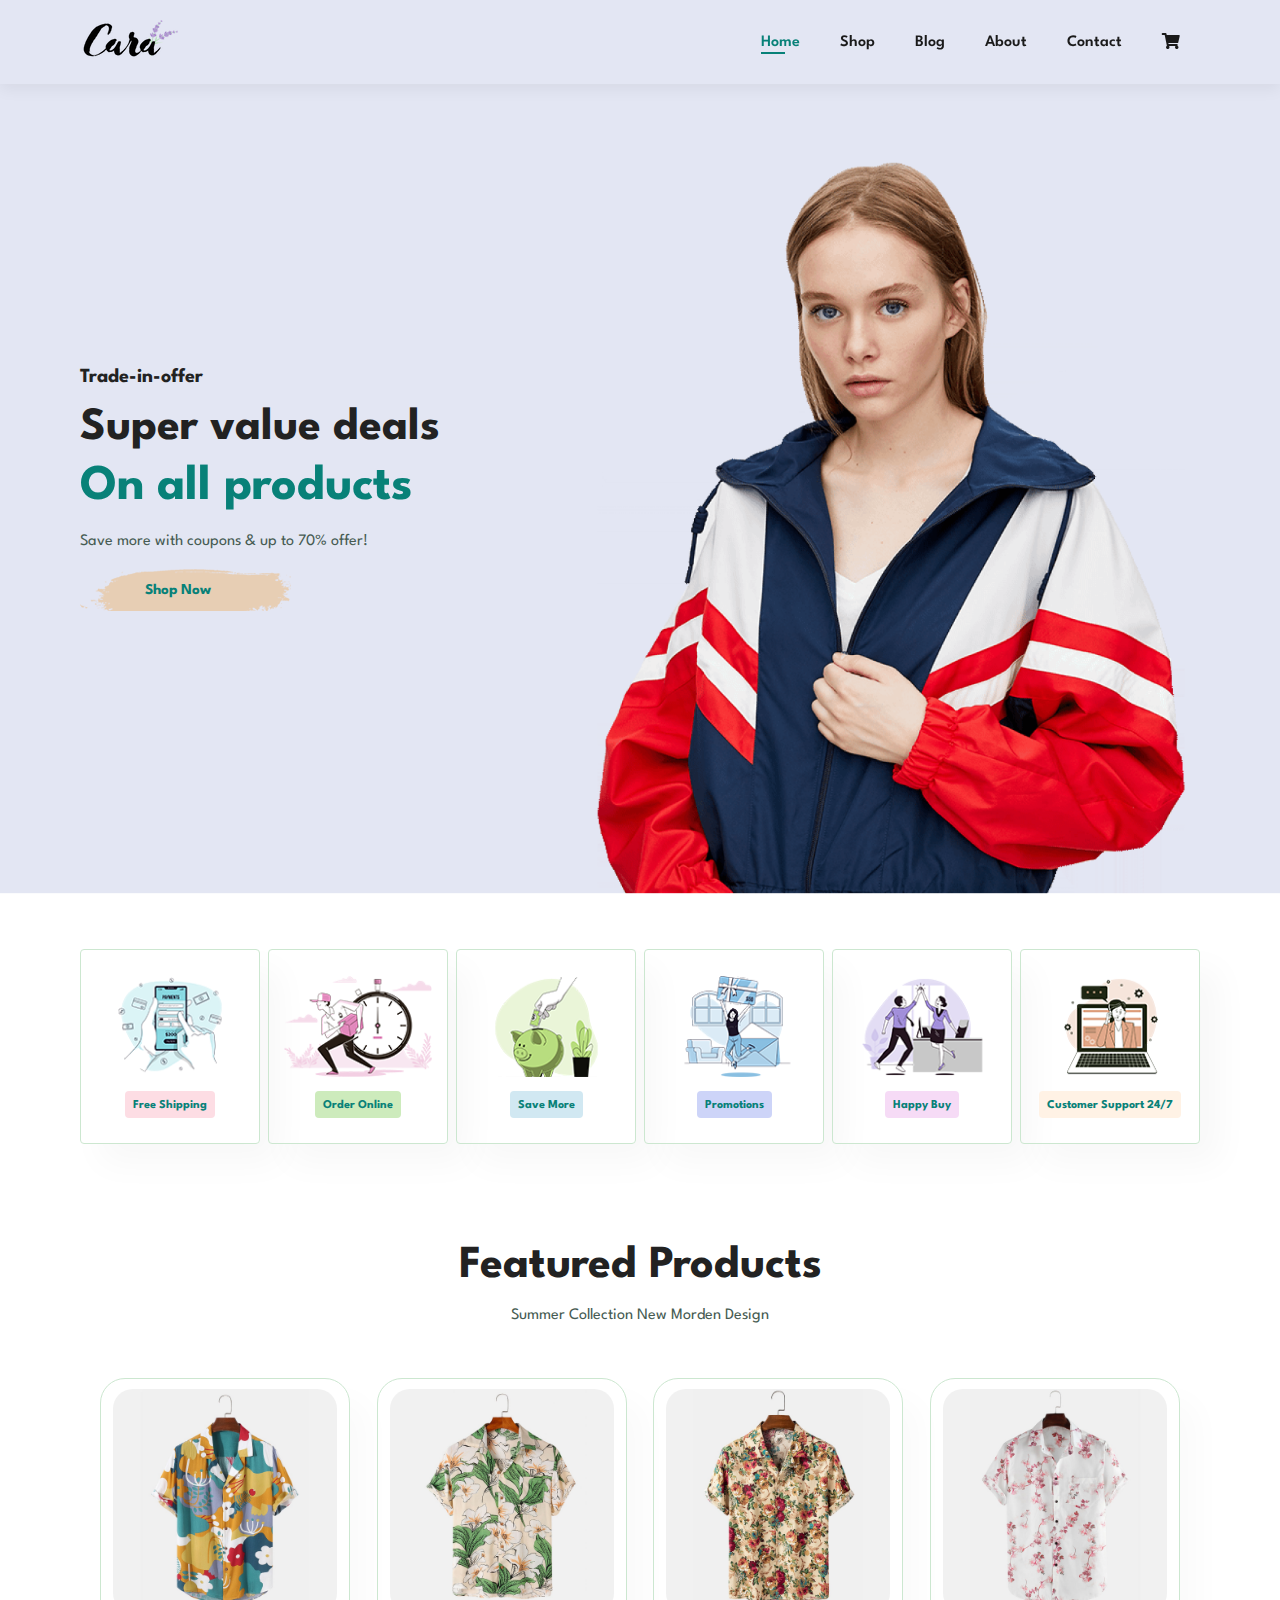
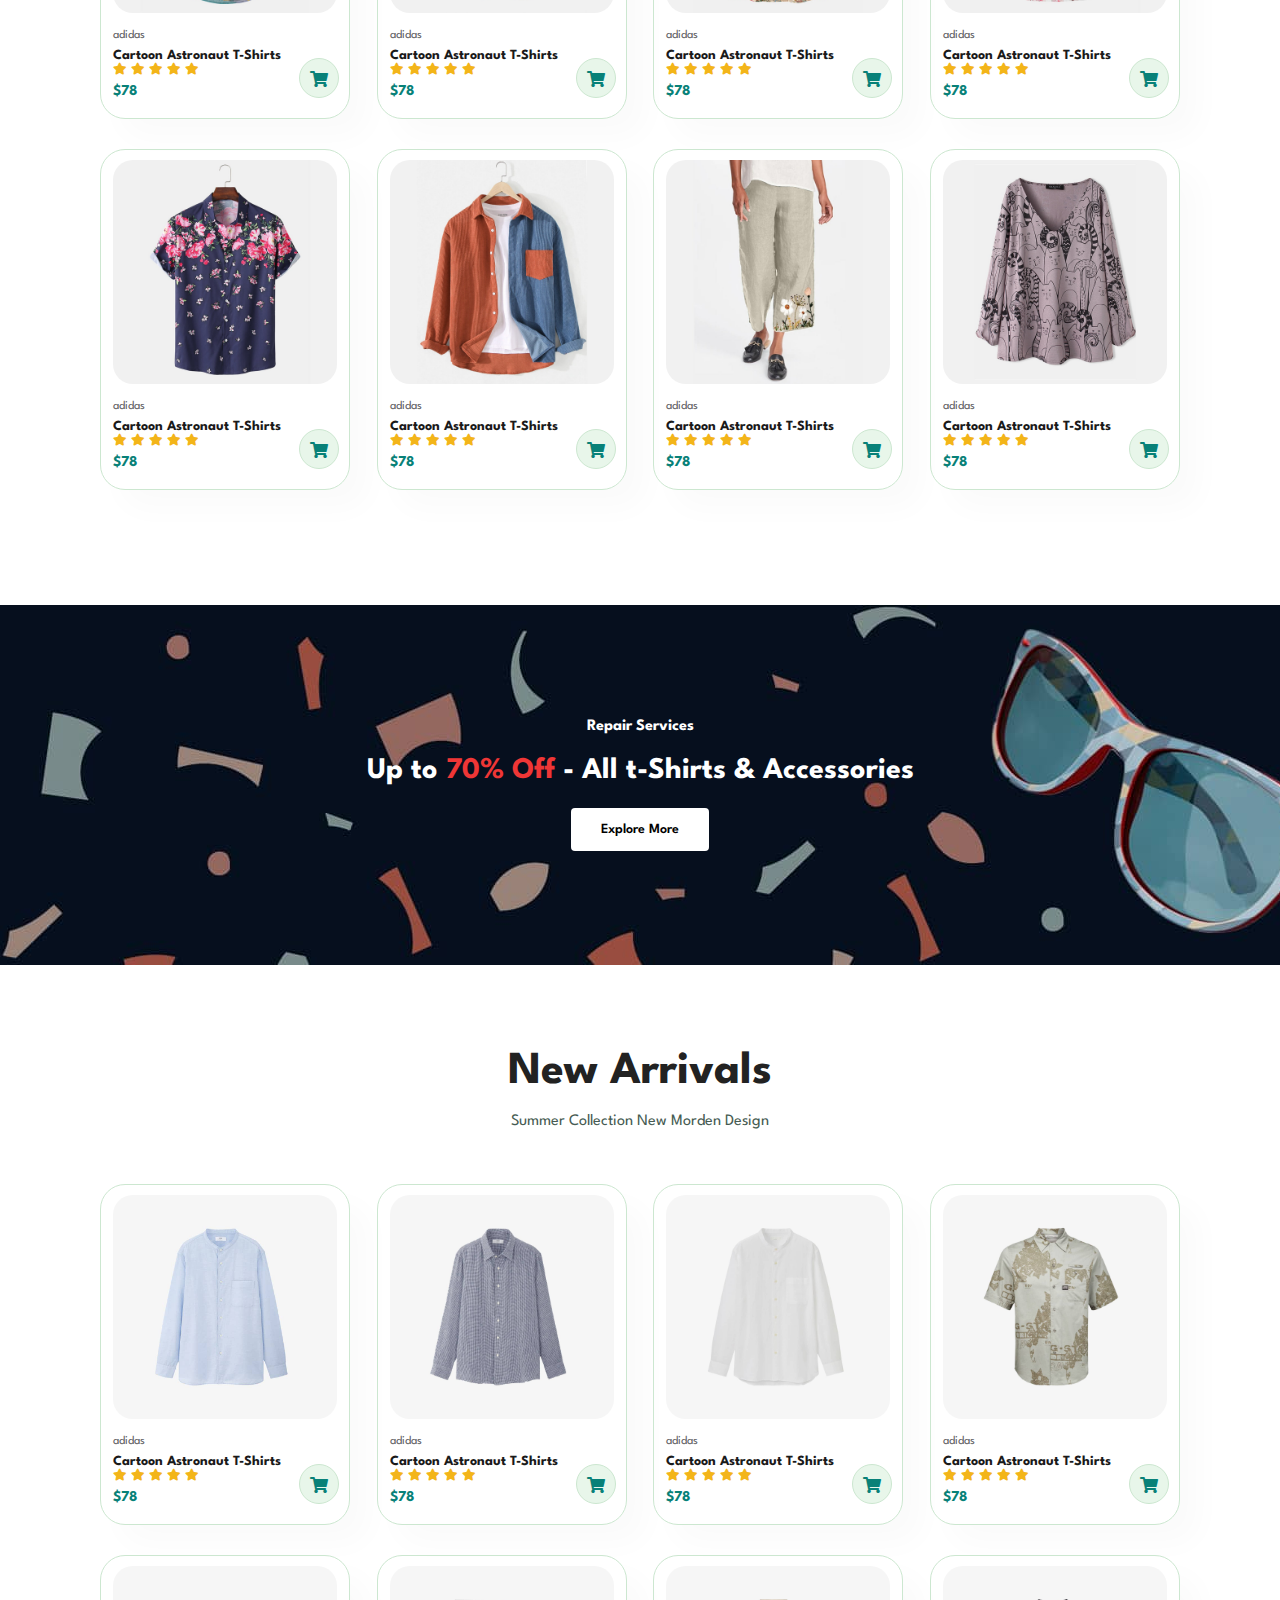
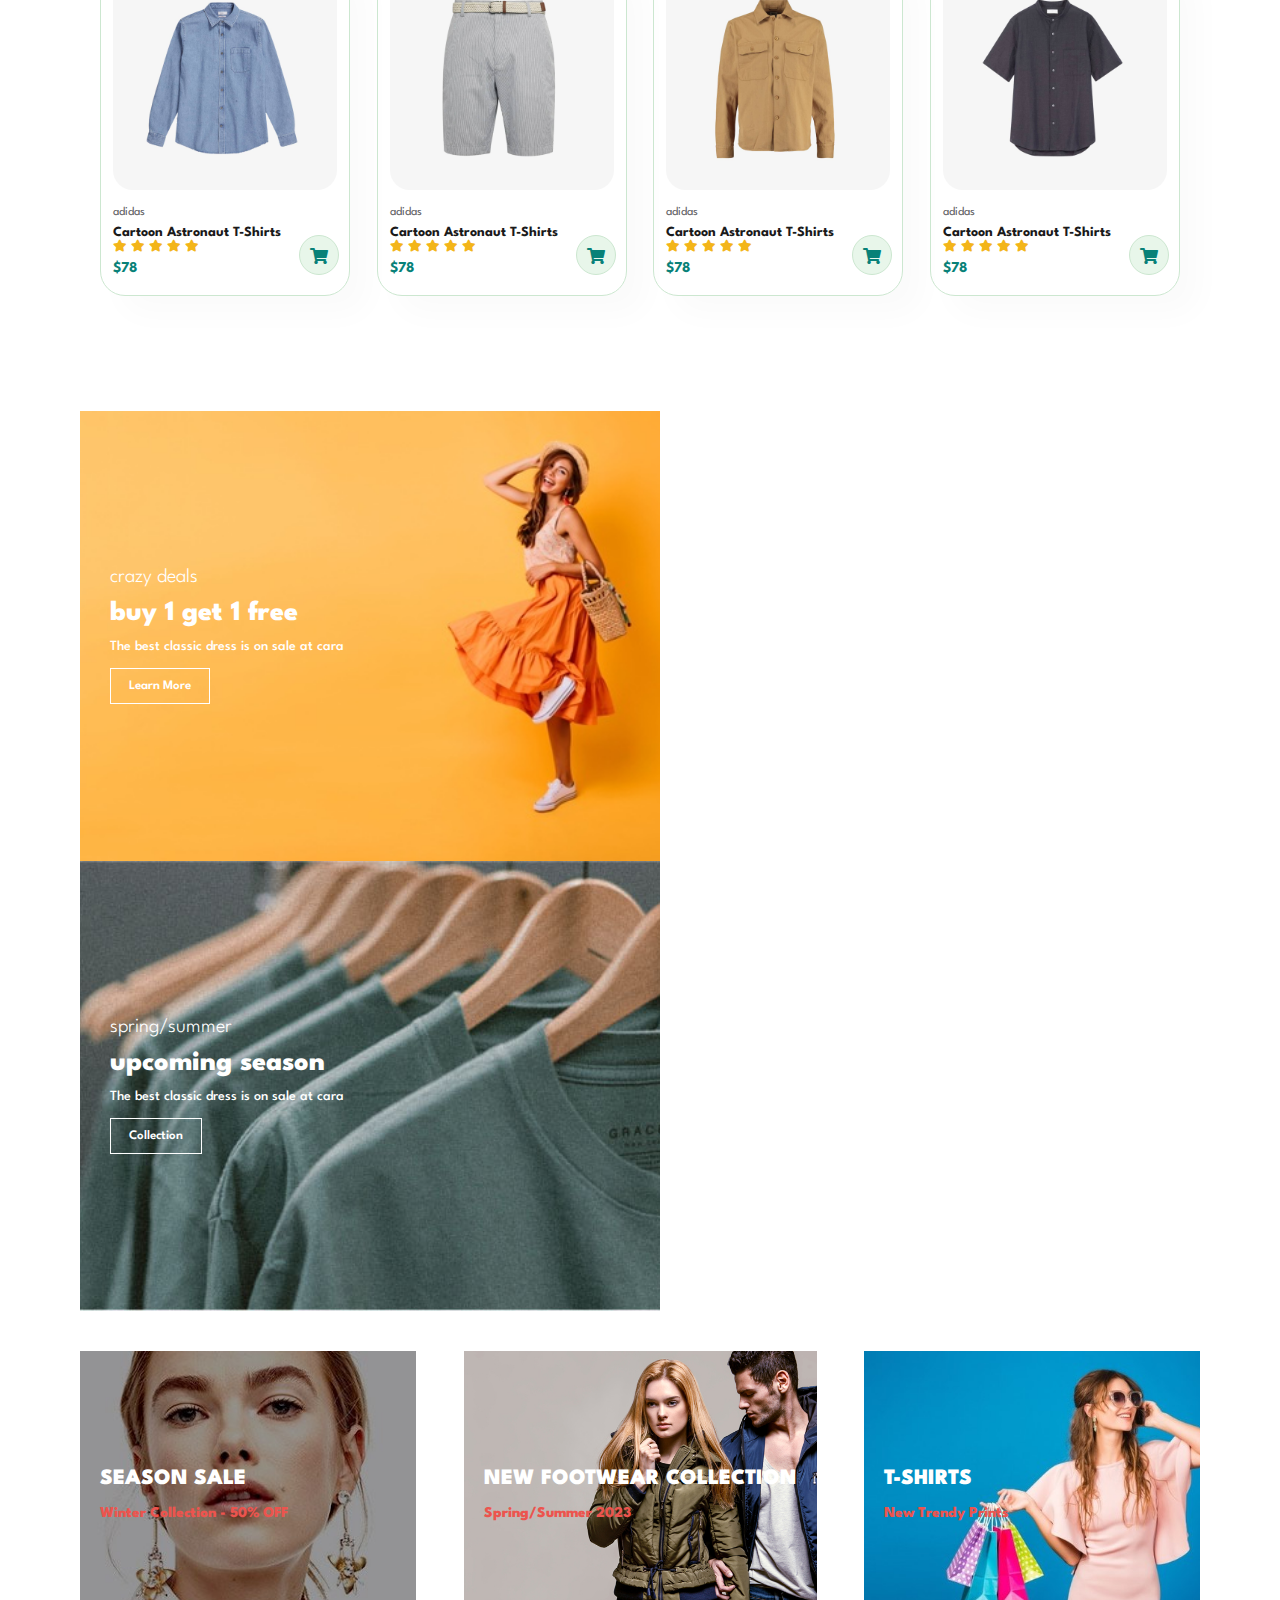
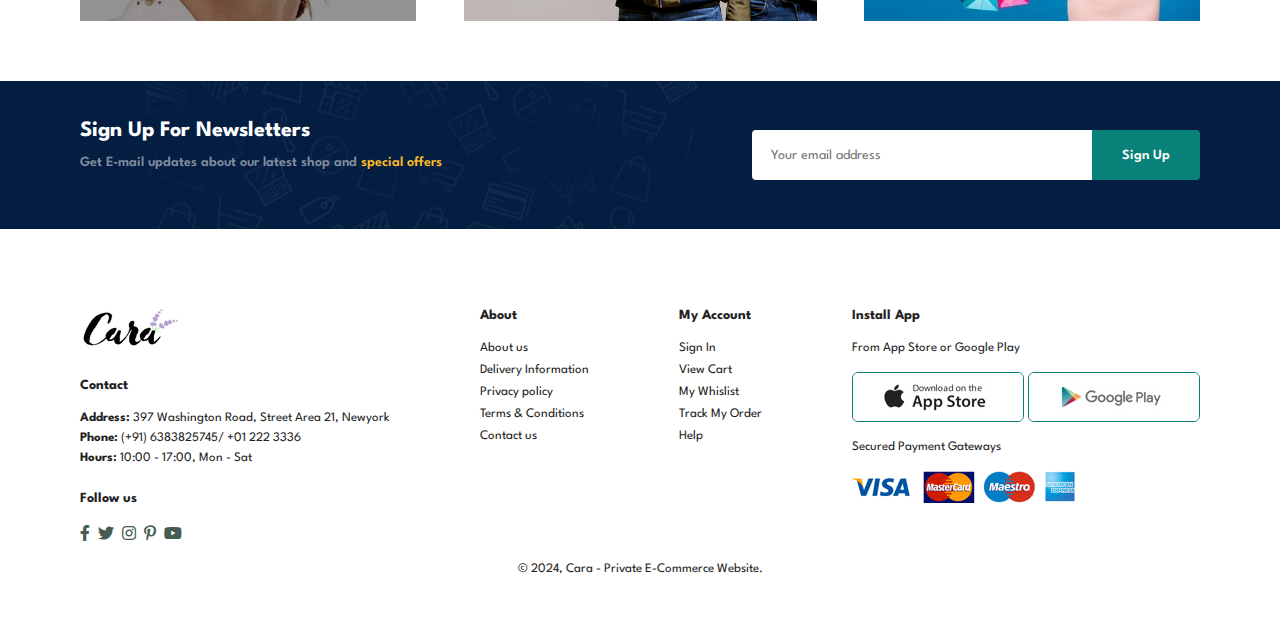
<file: index.html>
<!DOCTYPE html>
<html lang="en">
<head>
    <meta charset="UTF-8">
    <meta name="viewport" content="width=device-width, initial-scale=1.0">
    <title>E-Commerce Website</title>
    <link rel="stylesheet" href="https://use.fontawesome.com/releases/v5.15.4/css/all.css"/>
    <link rel="stylesheet" href="style.css">
</head>
<body> 

    <!-- https://youtu.be/yVjh7zDhF9s?si=NAsLp2WYtJV225g7 -->
    
    <section id="header">
        <a href=""><img src="img/logo.png" alt="logo" class="logo"></a>
        <div>
            <ul id="navbar">
                <li><a class="active" href="index.html">Home</a></li>
                <li><a href="shop.html">Shop</a></li>
                <li><a href="blog.html">Blog</a></li>
                <li><a href="about.html">About</a></li>
                <li><a href="contact.html">Contact</a></li>
                <li><a id="lg-bag" href="cart.html"><i class="fas fa-shopping-cart"></i></a></li>
                <a href="#" id="close"><i class="fas fa-times"></i></a>
            </ul>
        </div>
        <div id="mobile">
            <a href="cart.html"><i class="fas fa-shopping-cart"></i></a>
            <i id="bar" class="fas fa-outdent"></i>
        </div>
    </section>

    <section id="hero">
        <h4>Trade-in-offer</h4>
        <h2>Super value deals</h2>
        <h1>On all products</h1>
        <p>Save more with coupons & up to 70% offer!</p>
        <button>Shop Now</button>
    </section>

    <section id="features" class="section-p1">
        <div class="fe-box">
            <img src="img/features/f1.png" alt="">
            <h6>Free Shipping</h6> 
        </div>
        <div class="fe-box">
            <img src="img/features/f2.png" alt="">
            <h6>Order Online</h6> 
        </div>
        <div class="fe-box">
            <img src="img/features/f3.png" alt="">
            <h6>Save More</h6> 
        </div>
        <div class="fe-box">
            <img src="img/features/f4.png" alt="">
            <h6>Promotions</h6> 
        </div>
        <div class="fe-box">
            <img src="img/features/f5.png" alt="">
            <h6>Happy Buy</h6> 
        </div>
        <div class="fe-box">
            <img src="img/features/f6.png" alt="">
            <h6>Customer Support 24/7</h6> 
        </div>
    </section>

    <section id="product" class="section-p1">
        <h2>Featured Products</h2>
        <p>Summer Collection New Morden Design</p>
        <div class="pro-container">
            <div class="pro">
                <img src="img/products/f1.jpg" alt="">
                <div class="description">
                    <span>adidas</span>
                    <h5>Cartoon Astronaut T-Shirts</h5>
                    <div class="star">
                        <i class="fas fa-star"></i>
                        <i class="fas fa-star"></i>
                        <i class="fas fa-star"></i>
                        <i class="fas fa-star"></i>
                        <i class="fas fa-star"></i>
                    </div>
                    <h4>$78</h4>
                </div>
                <a href="#"><i class="fas fa-shopping-cart cart"></i></a>
            </div>
            <div class="pro">
                <img src="img/products/f2.jpg" alt="">
                <div class="description">
                    <span>adidas</span>
                    <h5>Cartoon Astronaut T-Shirts</h5>
                    <div class="star">
                        <i class="fas fa-star"></i>
                        <i class="fas fa-star"></i>
                        <i class="fas fa-star"></i>
                        <i class="fas fa-star"></i>
                        <i class="fas fa-star"></i>
                    </div>
                    <h4>$78</h4>
                </div>
                <a href="#"><i class="fas fa-shopping-cart cart"></i></a>
            </div>
            <div class="pro">
                <img src="img/products/f3.jpg" alt="">
                <div class="description">
                    <span>adidas</span>
                    <h5>Cartoon Astronaut T-Shirts</h5>
                    <div class="star">
                        <i class="fas fa-star"></i>
                        <i class="fas fa-star"></i>
                        <i class="fas fa-star"></i>
                        <i class="fas fa-star"></i>
                        <i class="fas fa-star"></i>
                    </div>
                    <h4>$78</h4>
                </div>
                <a href="#"><i class="fas fa-shopping-cart cart"></i></a>
            </div>
            <div class="pro">
                <img src="img/products/f4.jpg" alt="">
                <div class="description">
                    <span>adidas</span>
                    <h5>Cartoon Astronaut T-Shirts</h5>
                    <div class="star">
                        <i class="fas fa-star"></i>
                        <i class="fas fa-star"></i>
                        <i class="fas fa-star"></i>
                        <i class="fas fa-star"></i>
                        <i class="fas fa-star"></i>
                    </div>
                    <h4>$78</h4>
                </div>
                <a href="#"><i class="fas fa-shopping-cart cart"></i></a>
            </div>
            <div class="pro">
                <img src="img/products/f5.jpg" alt="">
                <div class="description">
                    <span>adidas</span>
                    <h5>Cartoon Astronaut T-Shirts</h5>
                    <div class="star">
                        <i class="fas fa-star"></i>
                        <i class="fas fa-star"></i>
                        <i class="fas fa-star"></i>
                        <i class="fas fa-star"></i>
                        <i class="fas fa-star"></i>
                    </div>
                    <h4>$78</h4>
                </div>
                <a href="#"><i class="fas fa-shopping-cart cart"></i></a>
            </div>
            <div class="pro">
                <img src="img/products/f6.jpg" alt="">
                <div class="description">
                    <span>adidas</span>
                    <h5>Cartoon Astronaut T-Shirts</h5>
                    <div class="star">
                        <i class="fas fa-star"></i>
                        <i class="fas fa-star"></i>
                        <i class="fas fa-star"></i>
                        <i class="fas fa-star"></i>
                        <i class="fas fa-star"></i>
                    </div>
                    <h4>$78</h4>
                </div>
                <a href="#"><i class="fas fa-shopping-cart cart"></i></a>
            </div>
            <div class="pro">
                <img src="img/products/f7.jpg" alt="">
                <div class="description">
                    <span>adidas</span>
                    <h5>Cartoon Astronaut T-Shirts</h5>
                    <div class="star">
                        <i class="fas fa-star"></i>
                        <i class="fas fa-star"></i>
                        <i class="fas fa-star"></i>
                        <i class="fas fa-star"></i>
                        <i class="fas fa-star"></i>
                    </div>
                    <h4>$78</h4>
                </div>
                <a href="#"><i class="fas fa-shopping-cart cart"></i></a>
            </div>
            <div class="pro">
                <img src="img/products/f8.jpg" alt="">
                <div class="description">
                    <span>adidas</span>
                    <h5>Cartoon Astronaut T-Shirts</h5>
                    <div class="star">
                        <i class="fas fa-star"></i>
                        <i class="fas fa-star"></i>
                        <i class="fas fa-star"></i>
                        <i class="fas fa-star"></i>
                        <i class="fas fa-star"></i>
                    </div>
                    <h4>$78</h4>
                </div>
                <a href="#"><i class="fas fa-shopping-cart cart"></i></a>
            </div>
        </div>
    </section>

    <section id="banner" class="section-m1">
        <h4>Repair Services</h4>
        <h2>Up to <span>70% Off</span> - All t-Shirts & Accessories</h2>
        <button class="normal">Explore More</button>
    </section>

    <section id="product" class="section-p1">
        <h2>New Arrivals</h2>
        <p>Summer Collection New Morden Design</p>
        <div class="pro-container">
            <div class="pro">
                <img src="img/products/n1.jpg" alt="">
                <div class="description">
                    <span>adidas</span>
                    <h5>Cartoon Astronaut T-Shirts</h5>
                    <div class="star">
                        <i class="fas fa-star"></i>
                        <i class="fas fa-star"></i>
                        <i class="fas fa-star"></i>
                        <i class="fas fa-star"></i>
                        <i class="fas fa-star"></i>
                    </div>
                    <h4>$78</h4>
                </div>
                <a href="#"><i class="fas fa-shopping-cart cart"></i></a>
            </div>
            <div class="pro">
                <img src="img/products/n2.jpg" alt="">
                <div class="description">
                    <span>adidas</span>
                    <h5>Cartoon Astronaut T-Shirts</h5>
                    <div class="star">
                        <i class="fas fa-star"></i>
                        <i class="fas fa-star"></i>
                        <i class="fas fa-star"></i>
                        <i class="fas fa-star"></i>
                        <i class="fas fa-star"></i>
                    </div>
                    <h4>$78</h4>
                </div>
                <a href="#"><i class="fas fa-shopping-cart cart"></i></a>
            </div>
            <div class="pro">
                <img src="img/products/n3.jpg" alt="">
                <div class="description">
                    <span>adidas</span>
                    <h5>Cartoon Astronaut T-Shirts</h5>
                    <div class="star">
                        <i class="fas fa-star"></i>
                        <i class="fas fa-star"></i>
                        <i class="fas fa-star"></i>
                        <i class="fas fa-star"></i>
                        <i class="fas fa-star"></i>
                    </div>
                    <h4>$78</h4>
                </div>
                <a href="#"><i class="fas fa-shopping-cart cart"></i></a>
            </div>
            <div class="pro">
                <img src="img/products/n4.jpg" alt="">
                <div class="description">
                    <span>adidas</span>
                    <h5>Cartoon Astronaut T-Shirts</h5>
                    <div class="star">
                        <i class="fas fa-star"></i>
                        <i class="fas fa-star"></i>
                        <i class="fas fa-star"></i>
                        <i class="fas fa-star"></i>
                        <i class="fas fa-star"></i>
                    </div>
                    <h4>$78</h4>
                </div>
                <a href="#"><i class="fas fa-shopping-cart cart"></i></a>
            </div>
            <div class="pro">
                <img src="img/products/n5.jpg" alt="">
                <div class="description">
                    <span>adidas</span>
                    <h5>Cartoon Astronaut T-Shirts</h5>
                    <div class="star">
                        <i class="fas fa-star"></i>
                        <i class="fas fa-star"></i>
                        <i class="fas fa-star"></i>
                        <i class="fas fa-star"></i>
                        <i class="fas fa-star"></i>
                    </div>
                    <h4>$78</h4>
                </div>
                <a href="#"><i class="fas fa-shopping-cart cart"></i></a>
            </div>
            <div class="pro">
                <img src="img/products/n6.jpg" alt="">
                <div class="description">
                    <span>adidas</span>
                    <h5>Cartoon Astronaut T-Shirts</h5>
                    <div class="star">
                        <i class="fas fa-star"></i>
                        <i class="fas fa-star"></i>
                        <i class="fas fa-star"></i>
                        <i class="fas fa-star"></i>
                        <i class="fas fa-star"></i>
                    </div>
                    <h4>$78</h4>
                </div>
                <a href="#"><i class="fas fa-shopping-cart cart"></i></a>
            </div>
            <div class="pro">
                <img src="img/products/n7.jpg" alt="">
                <div class="description">
                    <span>adidas</span>
                    <h5>Cartoon Astronaut T-Shirts</h5>
                    <div class="star">
                        <i class="fas fa-star"></i>
                        <i class="fas fa-star"></i>
                        <i class="fas fa-star"></i>
                        <i class="fas fa-star"></i>
                        <i class="fas fa-star"></i>
                    </div>
                    <h4>$78</h4>
                </div>
                <a href="#"><i class="fas fa-shopping-cart cart"></i></a>
            </div>
            <div class="pro">
                <img src="img/products/n8.jpg" alt="">
                <div class="description">
                    <span>adidas</span>
                    <h5>Cartoon Astronaut T-Shirts</h5>
                    <div class="star">
                        <i class="fas fa-star"></i>
                        <i class="fas fa-star"></i>
                        <i class="fas fa-star"></i>
                        <i class="fas fa-star"></i>
                        <i class="fas fa-star"></i>
                    </div>
                    <h4>$78</h4>
                </div>
                <a href="#"><i class="fas fa-shopping-cart cart"></i></a>
            </div>
        </div>
    </section>

    <section id="sm-banner" class="section-p1">
        <div class="banner-box">
            <h4>crazy deals</h4>
            <h2>buy 1 get 1 free</h2>
            <span>The best classic dress is on sale at cara</span>
            <button class="white">Learn More</button>
        </div>
        <div class="banner-box banner-box2">
            <h4>spring/summer</h4>
            <h2>upcoming season</h2>
            <span>The best classic dress is on sale at cara</span>
            <button class="white">Collection</button>
        </div>
    </section>

    <section id="banner3">
        <div class="banner-box">
            <h2>SEASON SALE</h2>
            <h3>Winter Collection - 50% OFF</h3>
        </div>
        <div class="banner-box banner-box2a">
            <h2>NEW FOOTWEAR COLLECTION</h2>
            <h3>Spring/Summer 2023</h3>
        </div>
        <div class="banner-box banner-box3a">
            <h2>T-SHIRTS</h2>
            <h3>New Trendy Prints</h3>
        </div>
    </section>

    <section id="newsletter" class="section-p1 section-m1">
        <div class="newstext">
            <h4>Sign Up For Newsletters</h4>
            <p>Get E-mail updates about our latest shop and <span>special offers</span></p>
        </div>
        <div class="form">
            <input type="text" placeholder="Your email address">
            <button class="normal">Sign Up</button>
        </div>
    </section>

    <footer class="section-p1">
        <div class="col">
            <img class="logo" src="img/logo.png" alt="">
            <h4>Contact</h4>
            <p><strong>Address: </strong> 397 Washington Road, Street Area 21, Newyork</p>
            <p><strong>Phone: </strong> (+91) 6383825745/ +01 222 3336</p>
            <p><strong>Hours: </strong> 10:00 - 17:00, Mon - Sat</p>
            <div class="follow">
                <h4>Follow us</h4>
                <div class="icon">
                    <i class="fab fa-facebook-f"></i>
                    <i class="fab fa-twitter"></i>
                    <i class="fab fa-instagram"></i>
                    <i class="fab fa-pinterest-p"></i>
                    <i class="fab fa-youtube"></i>
                </div>
            </div>
        </div>
        <div class="col">
            <h4>About</h4>
            <a href="#">About us</a>
            <a href="#">Delivery Information</a>
            <a href="#">Privacy policy</a>
            <a href="#">Terms & Conditions</a>
            <a href="#">Contact us</a>
        </div>
        <div class="col">
            <h4>My Account</h4>
            <a href="#">Sign In</a>
            <a href="#">View Cart</a>
            <a href="#">My Whislist</a>
            <a href="#">Track My Order</a>
            <a href="#">Help</a>
        </div>
        <div class="col install">
            <h4>Install App</h4>
            <p>From App Store or Google Play</p>
            <div class="row">
                <img src="img/pay/app.jpg" alt="">
                <img src="img/pay/play.jpg" alt="">
            </div>
            <p>Secured Payment Gateways</p>
            <img src="img/pay/pay.png" alt="">
        </div>

        <div class="copyright">
            <p>&copy; 2024, Cara - Private E-Commerce Website.</p>
        </div>
    </footer>


    <script src="script.js"></script>
</body>
</html>
</file>
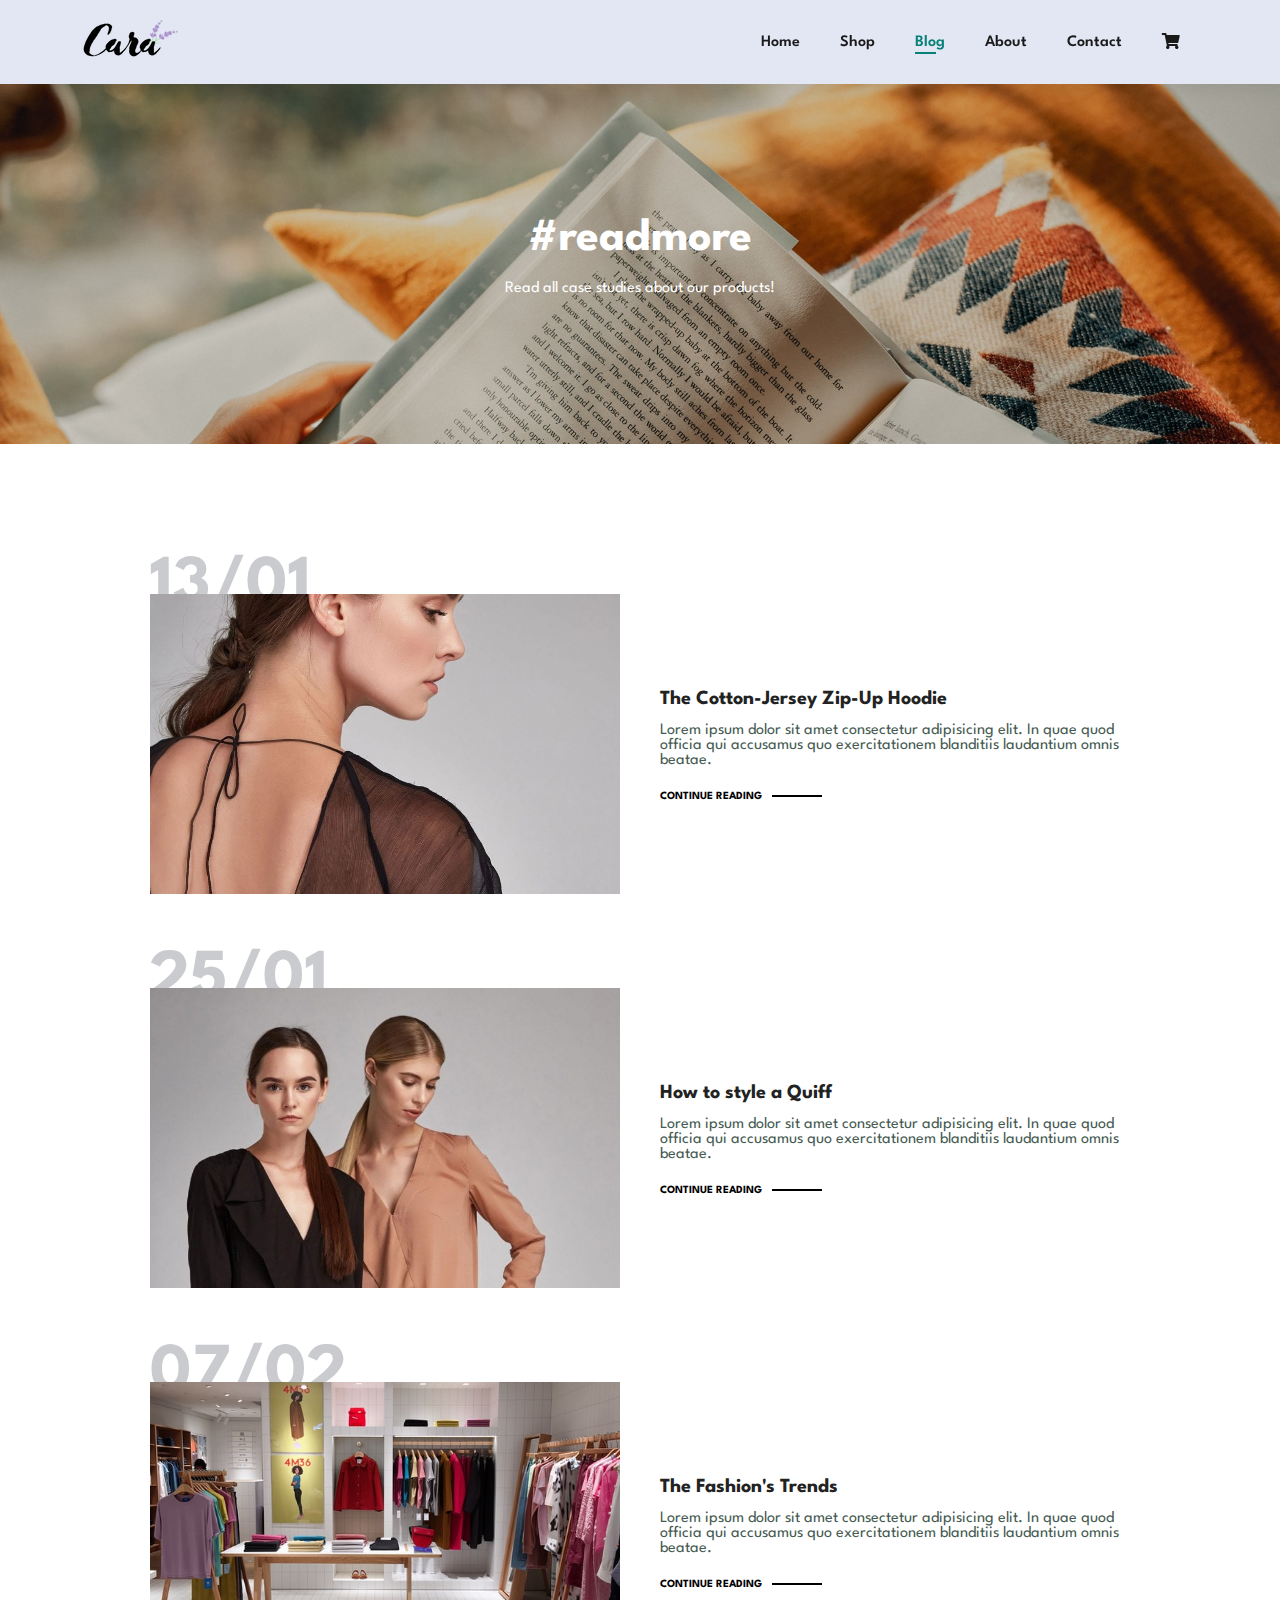
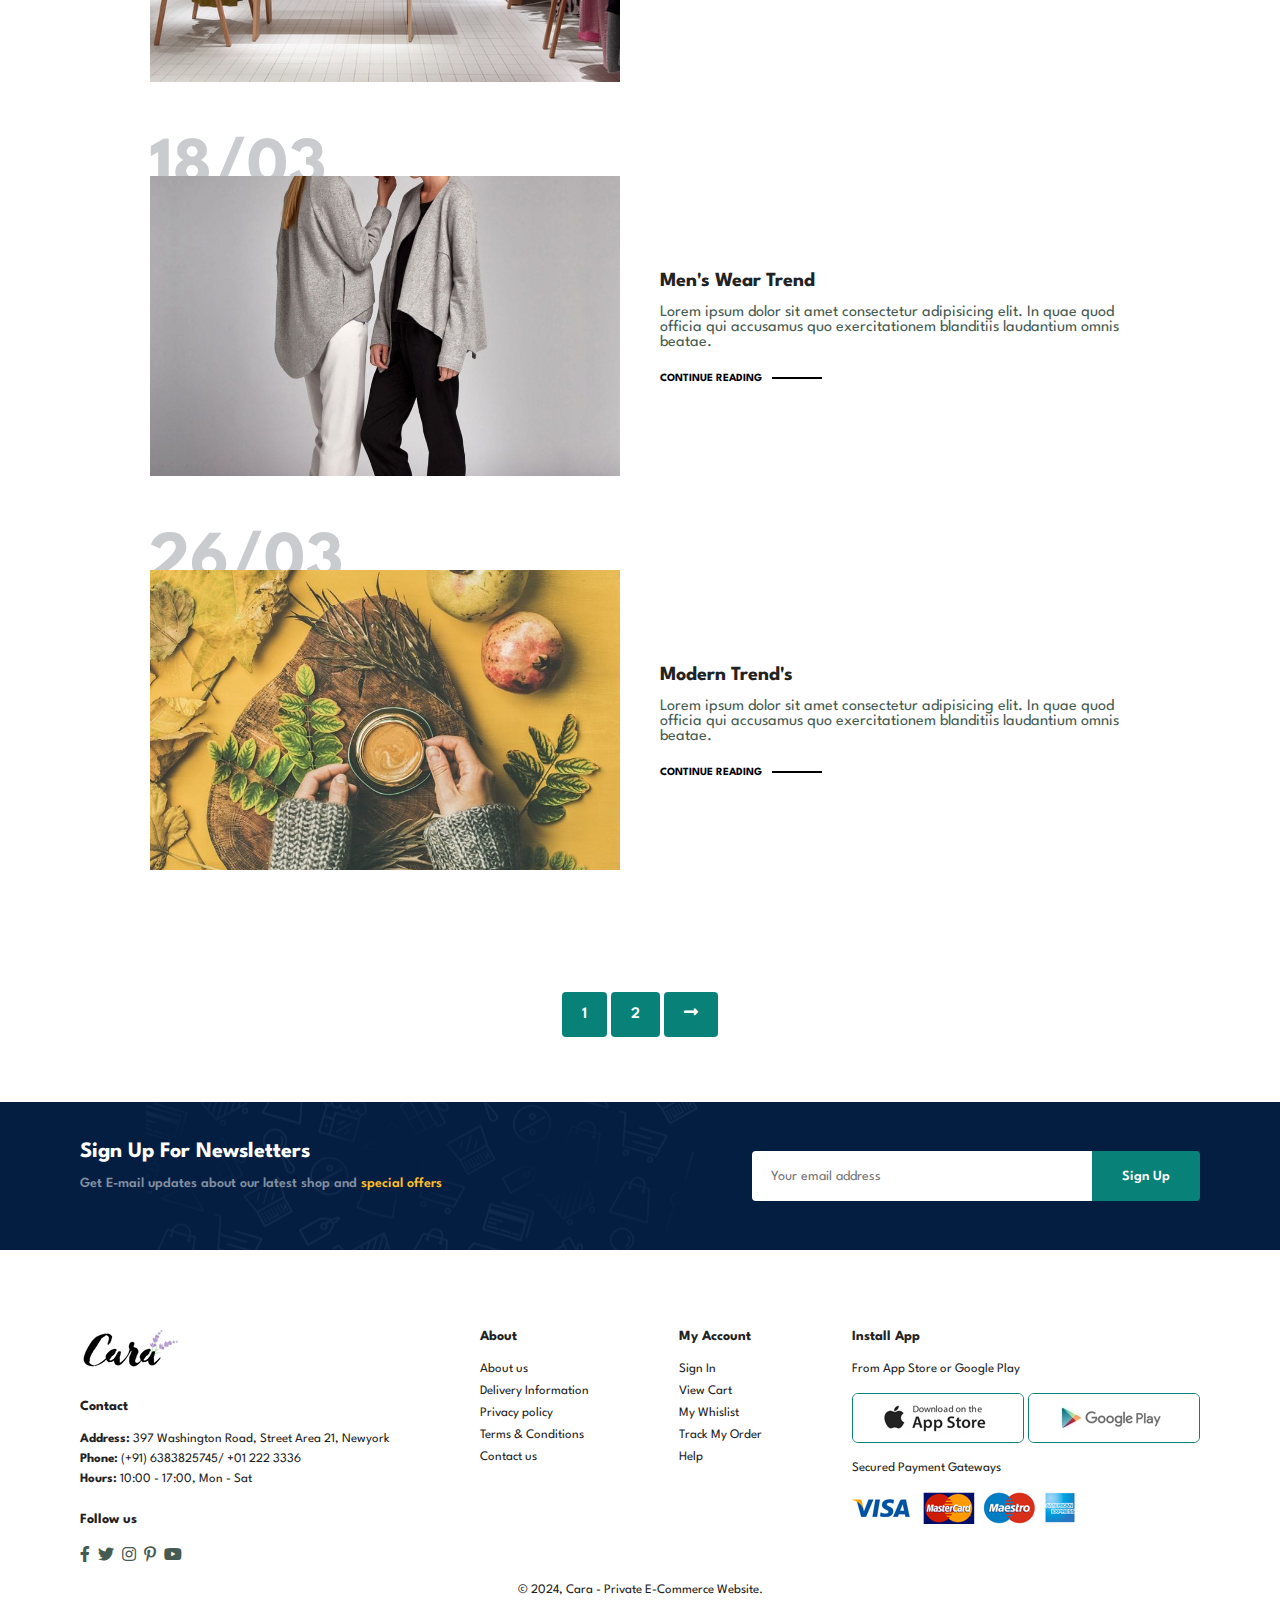
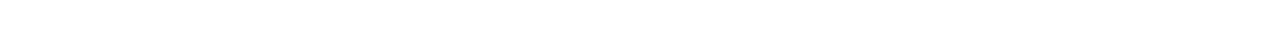
<file: blog.html>
<!DOCTYPE html>
<html lang="en">
<head>
    <meta charset="UTF-8">
    <meta name="viewport" content="width=device-width, initial-scale=1.0">
    <title>E-Commerce Website</title>
    <link rel="stylesheet" href="https://use.fontawesome.com/releases/v5.15.4/css/all.css"/>
    <link rel="stylesheet" href="style.css">
</head>
<body>
    
    <section id="header">
        <a href=""><img src="img/logo.png" alt="logo" class="logo"></a>
        <div>
            <ul id="navbar">
                <li><a href="index.html">Home</a></li>
                <li><a href="shop.html">Shop</a></li>
                <li><a class="active" href="blog.html">Blog</a></li>
                <li><a href="about.html">About</a></li>
                <li><a href="contact.html">Contact</a></li>
                <li><a id="lg-bag" href="cart.html"><i class="fas fa-shopping-cart"></i></a></li>
                <a href="#" id="close"><i class="fas fa-times"></i></a>
            </ul>
        </div>
        <div id="mobile">
            <a href="cart.html"><i class="fas fa-shopping-cart"></i></a>
            <i id="bar" class="fas fa-outdent"></i>
        </div>
    </section>

    <section id="page-header" class="blog-header">
        <h2>#readmore</h2>
        <p>Read all case studies about our products! </p>
    </section>

    <section id="blog">
        <div class="blog-box">
            <div class="blog-img">
                <img src="img/blog/b1.jpg" alt="">
            </div>
            <div class="blog-details">
                <h4>The Cotton-Jersey Zip-Up Hoodie</h4>
                <p>Lorem ipsum dolor sit amet consectetur adipisicing elit. In quae quod officia qui accusamus quo exercitationem blanditiis laudantium omnis beatae.</p>
                <a href="#">CONTINUE READING</a>
            </div>
            <h1>13/01</h1>
        </div>
        <div class="blog-box">
            <div class="blog-img">
                <img src="img/blog/b2.jpg" alt="">
            </div>
            <div class="blog-details">
                <h4>How to style a Quiff</h4>
                <p>Lorem ipsum dolor sit amet consectetur adipisicing elit. In quae quod officia qui accusamus quo exercitationem blanditiis laudantium omnis beatae.</p>
                <a href="#">CONTINUE READING</a>
            </div>
            <h1>25/01</h1>
        </div>
        <div class="blog-box">
            <div class="blog-img">
                <img src="img/blog/b3.jpg" alt="">
            </div>
            <div class="blog-details">
                <h4>The Fashion's Trends</h4>
                <p>Lorem ipsum dolor sit amet consectetur adipisicing elit. In quae quod officia qui accusamus quo exercitationem blanditiis laudantium omnis beatae.</p>
                <a href="#">CONTINUE READING</a>
            </div>
            <h1>07/02</h1>
        </div>
        <div class="blog-box">
            <div class="blog-img">
                <img src="img/blog/b4.jpg" alt="">
            </div>
            <div class="blog-details">
                <h4>Men's Wear Trend</h4>
                <p>Lorem ipsum dolor sit amet consectetur adipisicing elit. In quae quod officia qui accusamus quo exercitationem blanditiis laudantium omnis beatae.</p>
                <a href="#">CONTINUE READING</a>
            </div>
            <h1>18/03</h1>
        </div>
        <div class="blog-box">
            <div class="blog-img">
                <img src="img/blog/b6.jpg" alt="">
            </div>
            <div class="blog-details">
                <h4>Modern Trend's</h4>
                <p>Lorem ipsum dolor sit amet consectetur adipisicing elit. In quae quod officia qui accusamus quo exercitationem blanditiis laudantium omnis beatae.</p>
                <a href="#">CONTINUE READING</a>
            </div>
            <h1>26/03</h1>
        </div>
    </section>

    <section id="page" class="section-p1">
        <a href="#">1</a>
        <a href="#">2</a>
        <a href="#"><i class="fas fa-long-arrow-alt-right"></i></a>
    </section>

    <section id="newsletter" class="section-p1 section-m1">
        <div class="newstext">
            <h4>Sign Up For Newsletters</h4>
            <p>Get E-mail updates about our latest shop and <span>special offers</span></p>
        </div>
        <div class="form">
            <input type="text" placeholder="Your email address">
            <button class="normal">Sign Up</button>
        </div>
    </section>

    <footer class="section-p1">
        <div class="col">
            <img class="logo" src="img/logo.png" alt="">
            <h4>Contact</h4>
            <p><strong>Address: </strong> 397 Washington Road, Street Area 21, Newyork</p>
            <p><strong>Phone: </strong> (+91) 6383825745/ +01 222 3336</p>
            <p><strong>Hours: </strong> 10:00 - 17:00, Mon - Sat</p>
            <div class="follow">
                <h4>Follow us</h4>
                <div class="icon">
                    <i class="fab fa-facebook-f"></i>
                    <i class="fab fa-twitter"></i>
                    <i class="fab fa-instagram"></i>
                    <i class="fab fa-pinterest-p"></i>
                    <i class="fab fa-youtube"></i>
                </div>
            </div>
        </div>
        <div class="col">
            <h4>About</h4>
            <a href="#">About us</a>
            <a href="#">Delivery Information</a>
            <a href="#">Privacy policy</a>
            <a href="#">Terms & Conditions</a>
            <a href="#">Contact us</a>
        </div>
        <div class="col">
            <h4>My Account</h4>
            <a href="#">Sign In</a>
            <a href="#">View Cart</a>
            <a href="#">My Whislist</a>
            <a href="#">Track My Order</a>
            <a href="#">Help</a>
        </div>
        <div class="col install">
            <h4>Install App</h4>
            <p>From App Store or Google Play</p>
            <div class="row">
                <img src="img/pay/app.jpg" alt="">
                <img src="img/pay/play.jpg" alt="">
            </div>
            <p>Secured Payment Gateways</p>
            <img src="img/pay/pay.png" alt="">
        </div>

        <div class="copyright">
            <p>&copy; 2024, Cara - Private E-Commerce Website.</p>
        </div>
    </footer>


    <script src="script.js"></script>
</body>
</html>
</file>
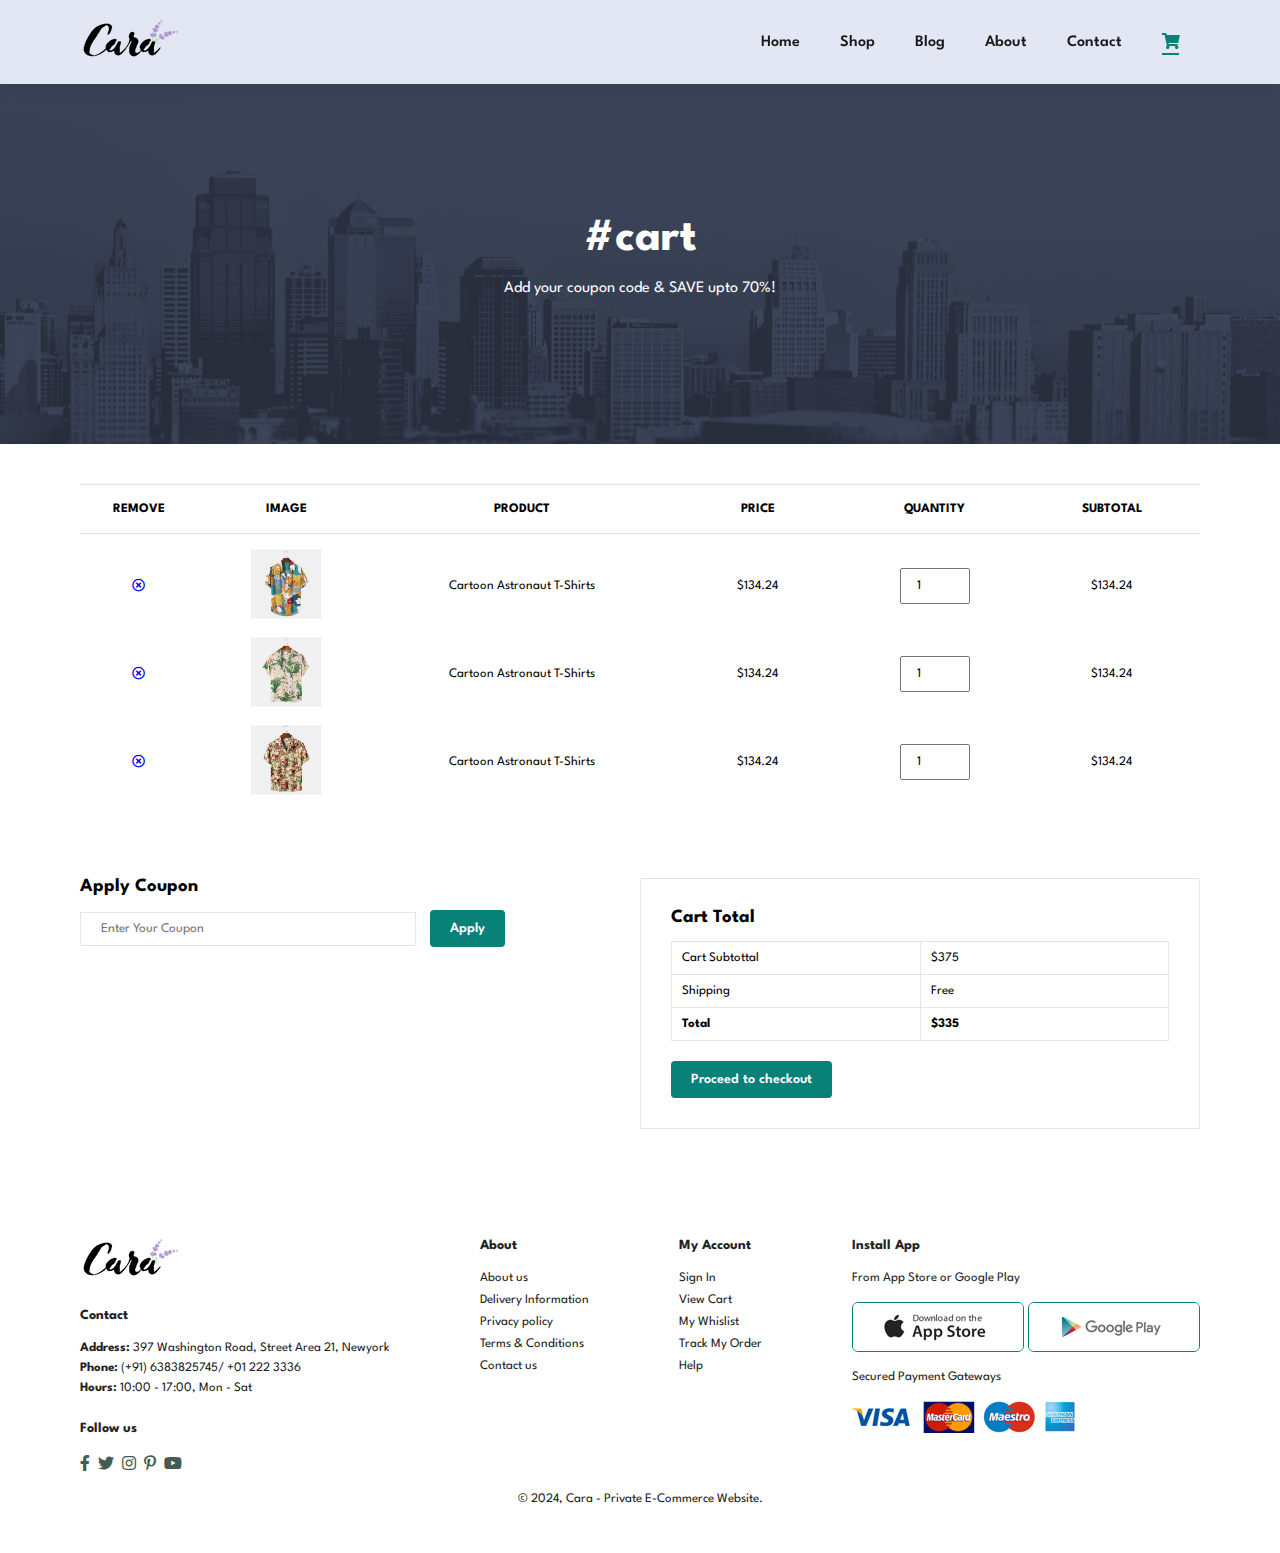
<file: cart.html>
<!DOCTYPE html>
<html lang="en">
<head>
    <meta charset="UTF-8">
    <meta name="viewport" content="width=device-width, initial-scale=1.0">
    <title>E-Commerce Website</title>
    <link rel="stylesheet" href="https://use.fontawesome.com/releases/v5.15.4/css/all.css"/>
    <link rel="stylesheet" href="style.css">
</head>
<body>
    
    <section id="header">
        <a href=""><img src="img/logo.png" alt="logo" class="logo"></a>
        <div>
            <ul id="navbar">
                <li><a href="index.html">Home</a></li>
                <li><a href="shop.html">Shop</a></li>
                <li><a href="blog.html">Blog</a></li>
                <li><a href="about.html">About</a></li>
                <li><a href="contact.html">Contact</a></li>
                <li><a class="active" id="lg-bag" href="cart.html"><i class="fas fa-shopping-cart"></i></a></li>
                <a href="#" id="close"><i class="fas fa-times"></i></a>
            </ul>
        </div>
        <div id="mobile">
            <a href="cart.html"><i class="fas fa-shopping-cart"></i></a>
            <i id="bar" class="fas fa-outdent"></i>
        </div>
    </section>

    <section id="page-header" class="about-header">
        <h2>#cart</h2>
        <p>Add your coupon code & SAVE upto 70%!</p>
    </section>

    <section id="cart" class="section-p1">
        <table width="100%">
            <thead>
                <tr>
                    <td>REMOVE</td>
                    <td>IMAGE</td>
                    <td>PRODUCT</td>
                    <td>PRICE</td>
                    <td>QUANTITY</td>
                    <td>SUBTOTAL</td>
                </tr>
            </thead>
            <tbody>
                <tr>
                    <td><a href="#"><i class="far fa-times-circle"></i></a></td>
                    <td><img src="img/products/f1.jpg" alt=""></td>
                    <td>Cartoon Astronaut T-Shirts</td>
                    <td>$134.24</td>
                    <td><input type="number" value="1"></td>
                    <td>$134.24</td>
                </tr>
                <tr>
                    <td><a href="#"><i class="far fa-times-circle"></i></a></td>
                    <td><img src="img/products/f2.jpg" alt=""></td>
                    <td>Cartoon Astronaut T-Shirts</td>
                    <td>$134.24</td>
                    <td><input type="number" value="1"></td>
                    <td>$134.24</td>
                </tr>
                <tr>
                    <td><a href="#"><i class="far fa-times-circle"></i></a></td>
                    <td><img src="img/products/f3.jpg" alt=""></td>
                    <td>Cartoon Astronaut T-Shirts</td>
                    <td>$134.24</td>
                    <td><input type="number" value="1"></td>
                    <td>$134.24</td>
                </tr>
            </tbody>
        </table>
    </section>

    <section id="cart-add" class="section-p1">
        <div id="coupon">
            <h3>Apply Coupon</h3>
            <div>
                <input type="text" placeholder="Enter Your Coupon">
                <button class="normal">Apply</button>
            </div>
        </div>
        <div id="subtotal">
            <h3>Cart Total</h3>
            <table>
                <tr>
                    <td>Cart Subtottal</td>
                    <td>$375</td>
                </tr>
                <tr>
                    <td>Shipping</td>
                    <td>Free</td>
                </tr>
                <tr>
                    <td><strong>Total</strong></td>
                    <td><strong>$335</strong></td>
                </tr>
            </table>
            <button class="normal">Proceed to checkout</button>
        </div>
    </section>

    <footer class="section-p1">
        <div class="col">
            <img class="logo" src="img/logo.png" alt="">
            <h4>Contact</h4>
            <p><strong>Address: </strong> 397 Washington Road, Street Area 21, Newyork</p>
            <p><strong>Phone: </strong> (+91) 6383825745/ +01 222 3336</p>
            <p><strong>Hours: </strong> 10:00 - 17:00, Mon - Sat</p>
            <div class="follow">
                <h4>Follow us</h4>
                <div class="icon">
                    <i class="fab fa-facebook-f"></i>
                    <i class="fab fa-twitter"></i>
                    <i class="fab fa-instagram"></i>
                    <i class="fab fa-pinterest-p"></i>
                    <i class="fab fa-youtube"></i>
                </div>
            </div>
        </div>
        <div class="col">
            <h4>About</h4>
            <a href="#">About us</a>
            <a href="#">Delivery Information</a>
            <a href="#">Privacy policy</a>
            <a href="#">Terms & Conditions</a>
            <a href="#">Contact us</a>
        </div>
        <div class="col">
            <h4>My Account</h4>
            <a href="#">Sign In</a>
            <a href="#">View Cart</a>
            <a href="#">My Whislist</a>
            <a href="#">Track My Order</a>
            <a href="#">Help</a>
        </div>
        <div class="col install">
            <h4>Install App</h4>
            <p>From App Store or Google Play</p>
            <div class="row">
                <img src="img/pay/app.jpg" alt="">
                <img src="img/pay/play.jpg" alt="">
            </div>
            <p>Secured Payment Gateways</p>
            <img src="img/pay/pay.png" alt="">
        </div>

        <div class="copyright">
            <p>&copy; 2024, Cara - Private E-Commerce Website.</p>
        </div>
    </footer>


    <script src="script.js"></script>
</body>
</html>
</file>
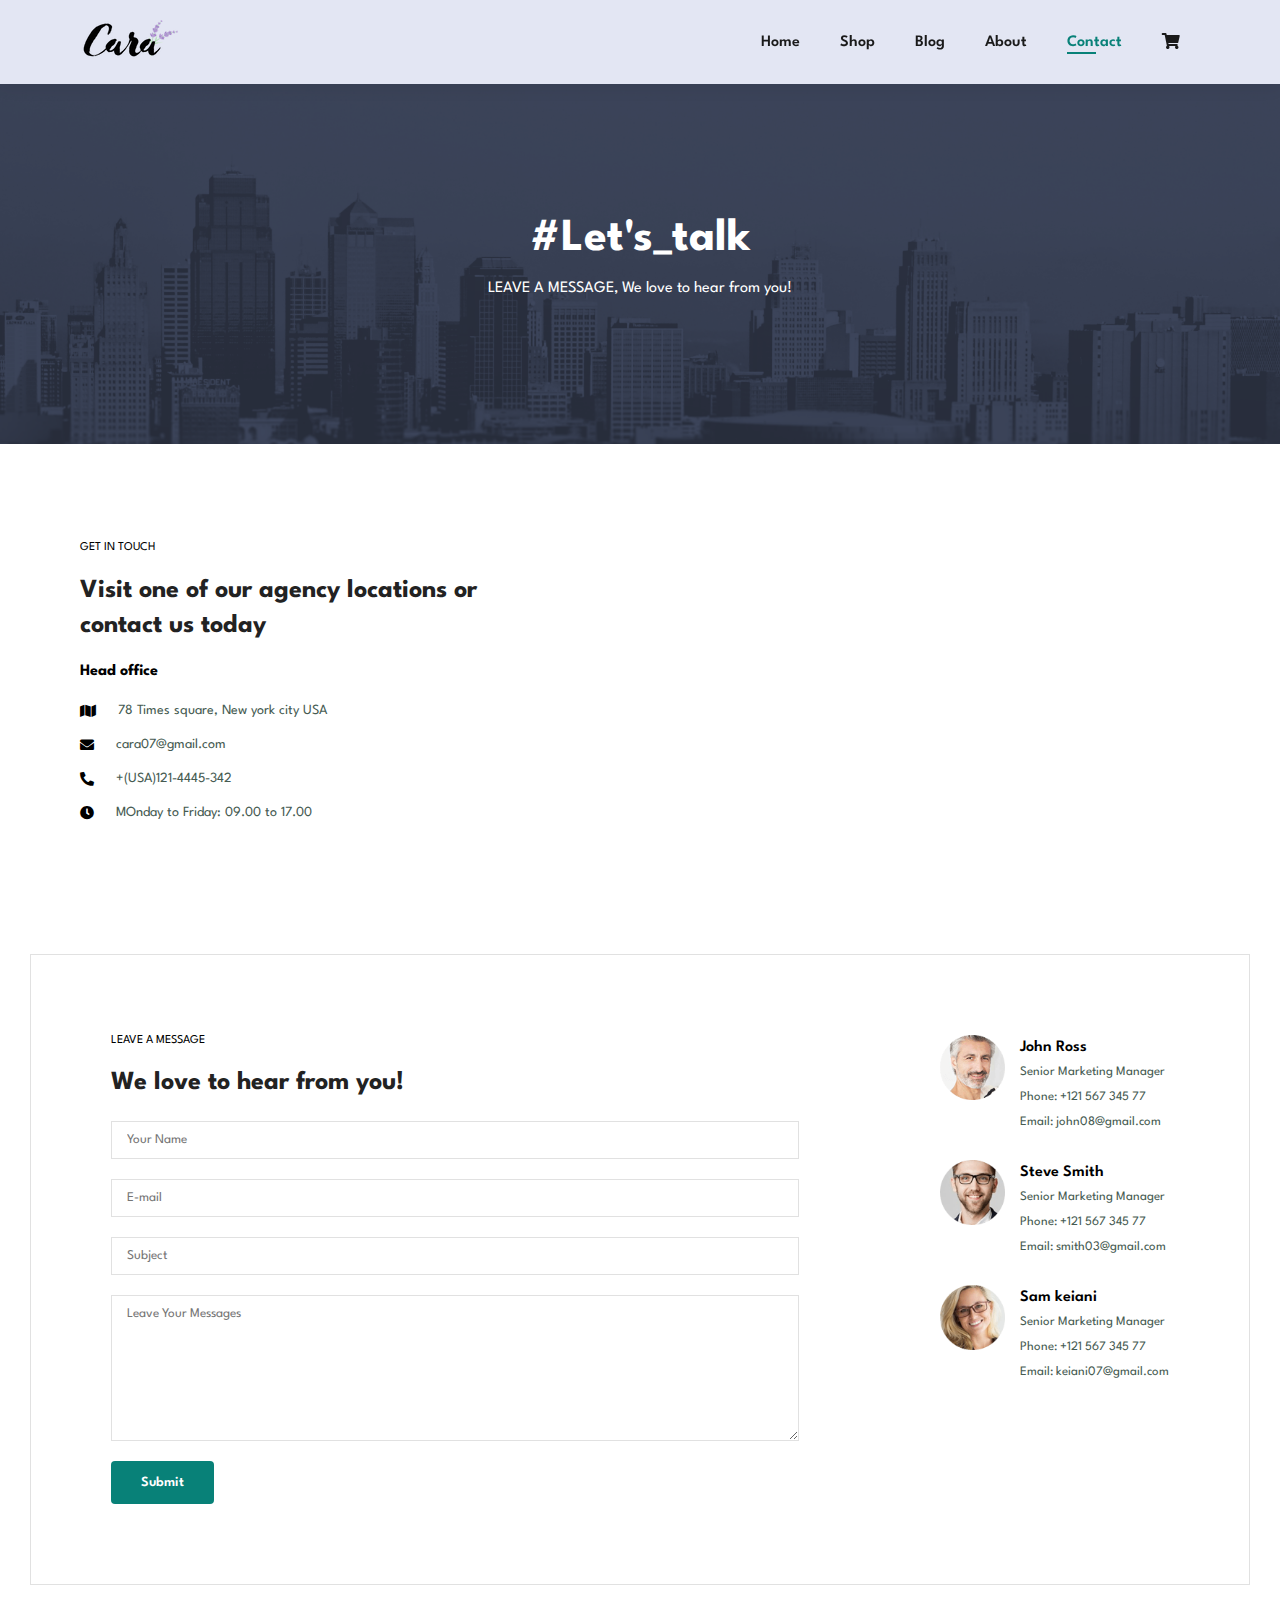
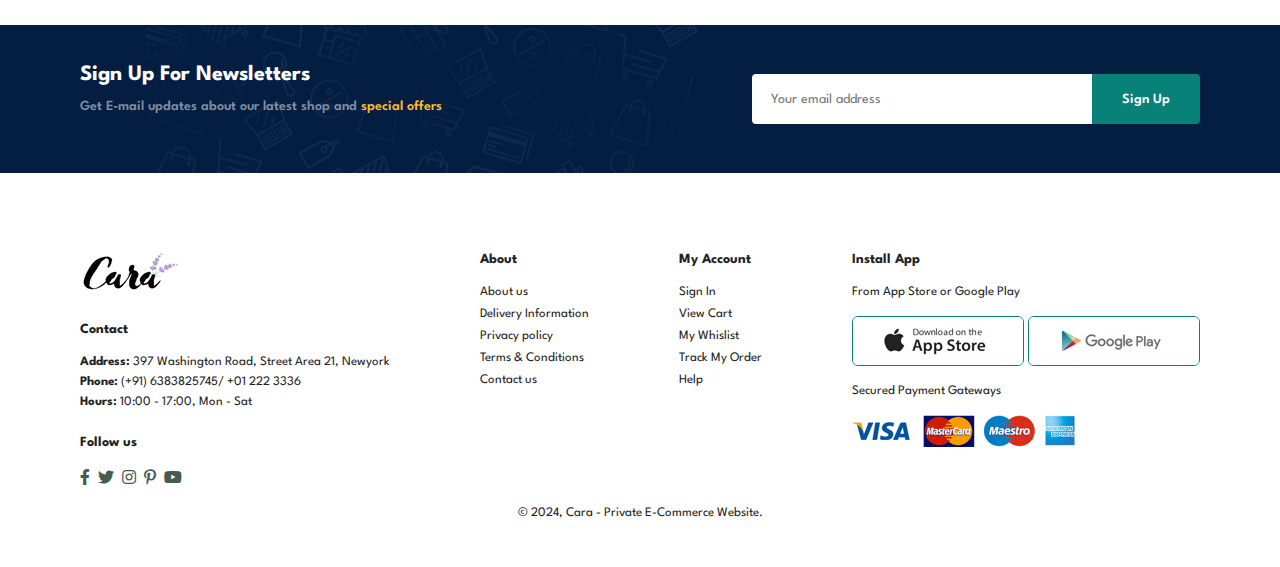
<file: contact.html>
<!DOCTYPE html>
<html lang="en">
<head>
    <meta charset="UTF-8">
    <meta name="viewport" content="width=device-width, initial-scale=1.0">
    <title>E-Commerce Website</title>
    <link rel="stylesheet" href="https://use.fontawesome.com/releases/v5.15.4/css/all.css"/>
    <link rel="stylesheet" href="style.css">
</head>
<body>
    
    <section id="header">
        <a href=""><img src="img/logo.png" alt="logo" class="logo"></a>
        <div>
            <ul id="navbar">
                <li><a href="index.html">Home</a></li>
                <li><a href="shop.html">Shop</a></li>
                <li><a href="blog.html">Blog</a></li>
                <li><a href="about.html">About</a></li>
                <li><a class="active" href="contact.html">Contact</a></li>
                <li><a id="lg-bag" href="cart.html"><i class="fas fa-shopping-cart"></i></a></li>
                <a href="#" id="close"><i class="fas fa-times"></i></a>
            </ul>
        </div>
        <div id="mobile">
            <a href="cart.html"><i class="fas fa-shopping-cart"></i></a>
            <i id="bar" class="fas fa-outdent"></i>
        </div>
    </section>

    <section id="page-header" class="about-header">
        <h2>#Let's_talk</h2>
        <p>LEAVE A MESSAGE, We love to hear from you!</p>
    </section>

    <section id="contact-details" class="section-p1">
        <div class="details">
            <span>GET IN TOUCH</span>
            <h2>Visit one of our agency locations or contact us today</h2>
            <h3>Head office</h3>
            <div>
                <li>
                    <i class="fas fa-map"></i>
                    <p>78 Times square, New york city USA</p>
                </li>
                <li>
                    <i class="fas fa-envelope"></i>
                    <p>cara07@gmail.com</p>
                </li>
                <li>
                    <i class="fas fa-phone-alt"></i>
                    <p>+(USA)121-4445-342</p>
                </li>
                <li>
                    <i class="fas fa-clock"></i>
                    <p>MOnday to Friday: 09.00 to 17.00</p>
                </li>
            </div>
        </div>
        <div class="map">
            <iframe src="https://www.google.com/maps/embed?pb=!1m18!1m12!1m3!1d387191.0360547631!2d-74.30932757344402!3d40.69753996587792!2m3!1f0!2f0!3f0!3m2!1i1024!2i768!4f13.1!3m3!1m2!1s0x89c24fa5d33f083b%3A0xc80b8f06e177fe62!2sNew%20York%2C%20NY%2C%20USA!5e0!3m2!1sen!2sin!4v1720186000372!5m2!1sen!2sin" width="600" height="450" style="border:0;" allowfullscreen="" loading="lazy" referrerpolicy="no-referrer-when-downgrade"></iframe>
        </div>
    </section>

    <section id="form-details">
        <form action="">
            <span>LEAVE A MESSAGE</span>
            <h2>We love to hear from you!</h2>
            <input type="text" placeholder="Your Name">
            <input type="text" placeholder="E-mail">
            <input type="text" placeholder="Subject">
            <textarea name="" id="" cols="30" rows="10" placeholder="Leave Your Messages"></textarea>
            <button class="normal">Submit</button>
        </form>
        <div class="people">
            <div>
                <img src="img/people/1.png" alt="">
                <p><span>John Ross</span> Senior Marketing Manager <br> Phone: +121 567 345 77 <br> Email: john08@gmail.com</p>
            </div>
            <div>
                <img src="img/people/2.png" alt="">
                <p><span>Steve Smith</span> Senior Marketing Manager <br> Phone: +121 567 345 77 <br> Email: smith03@gmail.com</p>
            </div>
            <div>
                <img src="img/people/3.png" alt="">
                <p><span>Sam keiani</span> Senior Marketing Manager <br> Phone: +121 567 345 77 <br> Email: keiani07@gmail.com</p>
            </div>
        </div>
    </section>

    <section id="newsletter" class="section-p1 section-m1">
        <div class="newstext">
            <h4>Sign Up For Newsletters</h4>
            <p>Get E-mail updates about our latest shop and <span>special offers</span></p>
        </div>
        <div class="form">
            <input type="text" placeholder="Your email address">
            <button class="normal">Sign Up</button>
        </div>
    </section>

    <footer class="section-p1">
        <div class="col">
            <img class="logo" src="img/logo.png" alt="">
            <h4>Contact</h4>
            <p><strong>Address: </strong> 397 Washington Road, Street Area 21, Newyork</p>
            <p><strong>Phone: </strong> (+91) 6383825745/ +01 222 3336</p>
            <p><strong>Hours: </strong> 10:00 - 17:00, Mon - Sat</p>
            <div class="follow">
                <h4>Follow us</h4>
                <div class="icon">
                    <i class="fab fa-facebook-f"></i>
                    <i class="fab fa-twitter"></i>
                    <i class="fab fa-instagram"></i>
                    <i class="fab fa-pinterest-p"></i>
                    <i class="fab fa-youtube"></i>
                </div>
            </div>
        </div>
        <div class="col">
            <h4>About</h4>
            <a href="#">About us</a>
            <a href="#">Delivery Information</a>
            <a href="#">Privacy policy</a>
            <a href="#">Terms & Conditions</a>
            <a href="#">Contact us</a>
        </div>
        <div class="col">
            <h4>My Account</h4>
            <a href="#">Sign In</a>
            <a href="#">View Cart</a>
            <a href="#">My Whislist</a>
            <a href="#">Track My Order</a>
            <a href="#">Help</a>
        </div>
        <div class="col install">
            <h4>Install App</h4>
            <p>From App Store or Google Play</p>
            <div class="row">
                <img src="img/pay/app.jpg" alt="">
                <img src="img/pay/play.jpg" alt="">
            </div>
            <p>Secured Payment Gateways</p>
            <img src="img/pay/pay.png" alt="">
        </div>

        <div class="copyright">
            <p>&copy; 2024, Cara - Private E-Commerce Website.</p>
        </div>
    </footer>


    <script src="script.js"></script>
</body>
</html>
</file>
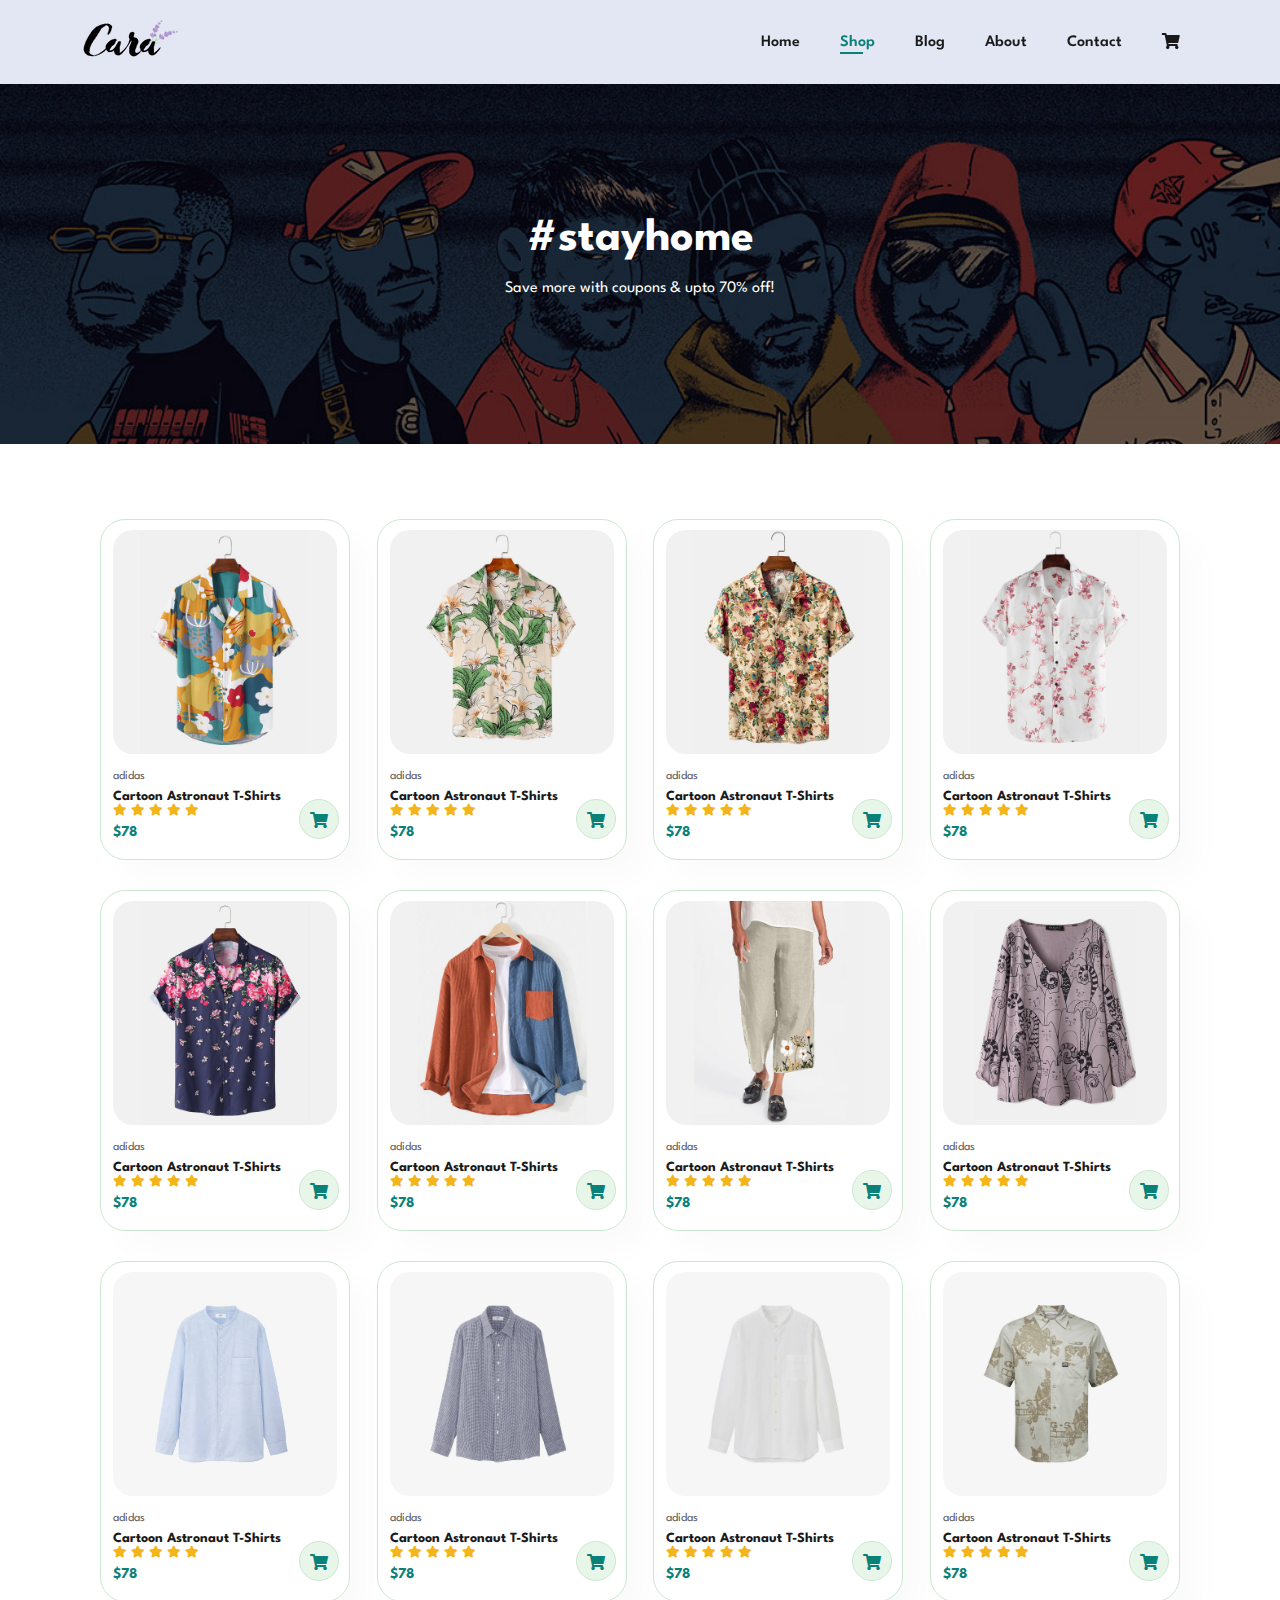
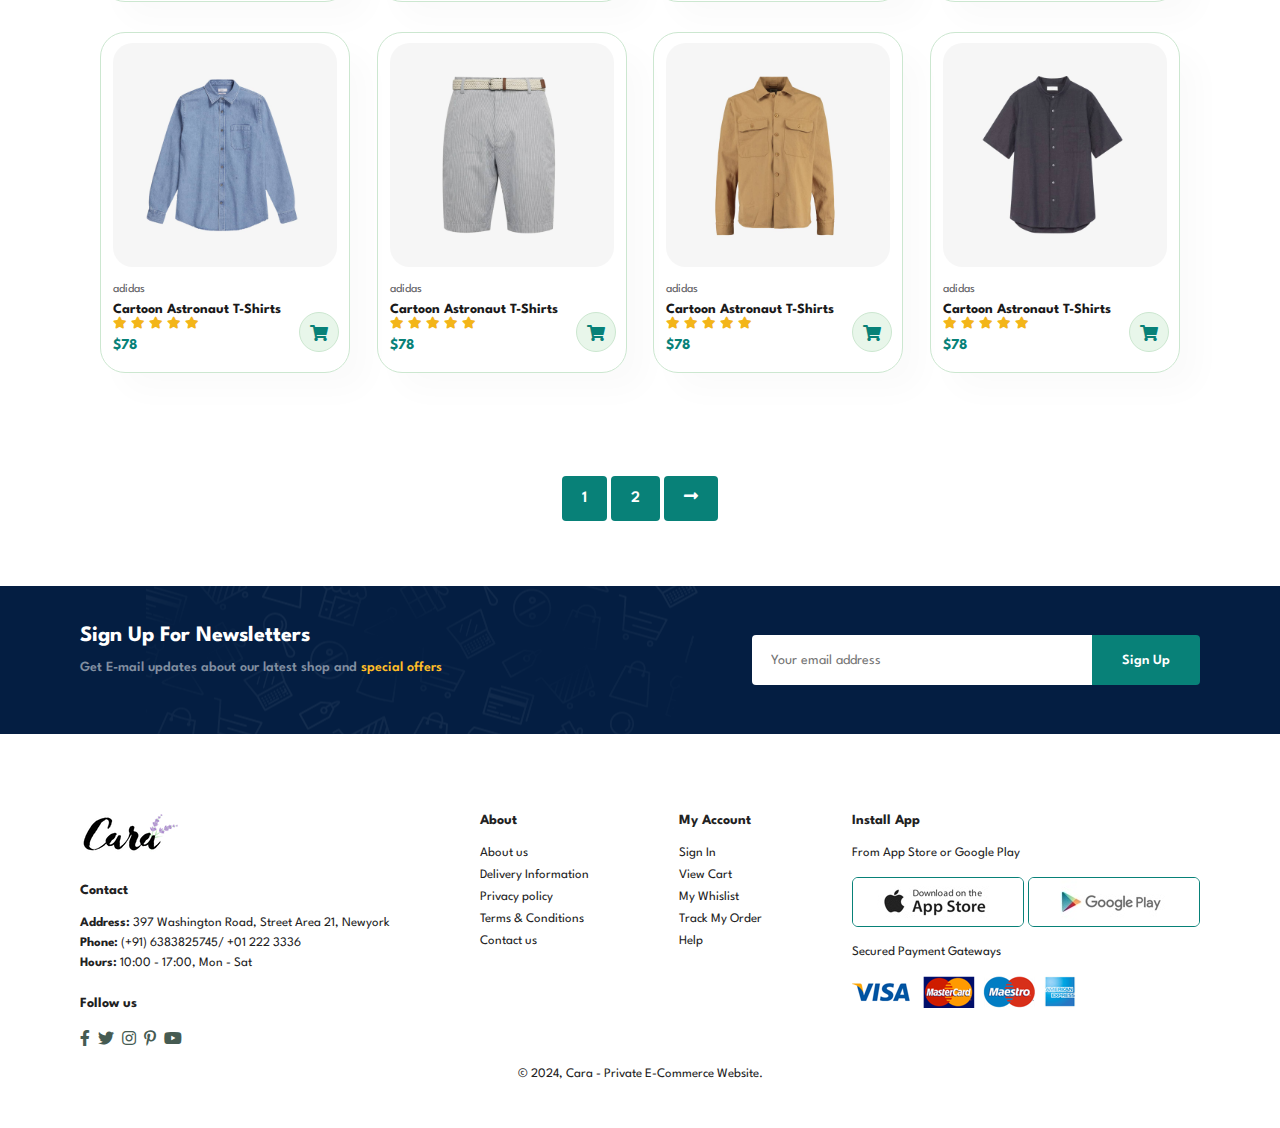
<file: shop.html>
<!DOCTYPE html>
<html lang="en">
<head>
    <meta charset="UTF-8">
    <meta name="viewport" content="width=device-width, initial-scale=1.0">
    <title>E-Commerce Website</title>
    <link rel="stylesheet" href="https://use.fontawesome.com/releases/v5.15.4/css/all.css"/>
    <link rel="stylesheet" href="style.css">
</head>
<body>
    
    <section id="header">
        <a href=""><img src="img/logo.png" alt="logo" class="logo"></a>
        <div>
            <ul id="navbar">
                <li><a href="index.html">Home</a></li>
                <li><a class="active" href="shop.html">Shop</a></li>
                <li><a href="blog.html">Blog</a></li>
                <li><a href="about.html">About</a></li>
                <li><a href="contact.html">Contact</a></li>
                <li><a id="lg-bag" href="cart.html"><i class="fas fa-shopping-cart"></i></a></li>
                <a href="#" id="close"><i class="fas fa-times"></i></a>
            </ul>
        </div>
        <div id="mobile">
            <a href="cart.html"><i class="fas fa-shopping-cart"></i></a>
            <i id="bar" class="fas fa-outdent"></i>
        </div>
    </section>

    <section id="page-header">
        <h2>#stayhome</h2>
        <p>Save more with coupons & upto 70% off!</p>
    </section>

    <section id="product" class="section-p1">
        <div class="pro-container">
            <div class="pro" onclick="window.location.href='singlepro.html'">  <!--Here, the onclick is used to redirect the user from the current shop page to the single product page. It will be done only when the user click the first product in the shop page and not for all product in the shop image. -->
                <img src="img/products/f1.jpg" alt="">
                <div class="description">
                    <span>adidas</span>
                    <h5>Cartoon Astronaut T-Shirts</h5>
                    <div class="star">
                        <i class="fas fa-star"></i>
                        <i class="fas fa-star"></i>
                        <i class="fas fa-star"></i>
                        <i class="fas fa-star"></i>
                        <i class="fas fa-star"></i>
                    </div>
                    <h4>$78</h4>
                </div>
                <a href="#"><i class="fas fa-shopping-cart cart"></i></a>
            </div>
            <div class="pro">
                <img src="img/products/f2.jpg" alt="">
                <div class="description">
                    <span>adidas</span>
                    <h5>Cartoon Astronaut T-Shirts</h5>
                    <div class="star">
                        <i class="fas fa-star"></i>
                        <i class="fas fa-star"></i>
                        <i class="fas fa-star"></i>
                        <i class="fas fa-star"></i>
                        <i class="fas fa-star"></i>
                    </div>
                    <h4>$78</h4>
                </div>
                <a href="#"><i class="fas fa-shopping-cart cart"></i></a>
            </div>
            <div class="pro">
                <img src="img/products/f3.jpg" alt="">
                <div class="description">
                    <span>adidas</span>
                    <h5>Cartoon Astronaut T-Shirts</h5>
                    <div class="star">
                        <i class="fas fa-star"></i>
                        <i class="fas fa-star"></i>
                        <i class="fas fa-star"></i>
                        <i class="fas fa-star"></i>
                        <i class="fas fa-star"></i>
                    </div>
                    <h4>$78</h4>
                </div>
                <a href="#"><i class="fas fa-shopping-cart cart"></i></a>
            </div>
            <div class="pro">
                <img src="img/products/f4.jpg" alt="">
                <div class="description">
                    <span>adidas</span>
                    <h5>Cartoon Astronaut T-Shirts</h5>
                    <div class="star">
                        <i class="fas fa-star"></i>
                        <i class="fas fa-star"></i>
                        <i class="fas fa-star"></i>
                        <i class="fas fa-star"></i>
                        <i class="fas fa-star"></i>
                    </div>
                    <h4>$78</h4>
                </div>
                <a href="#"><i class="fas fa-shopping-cart cart"></i></a>
            </div>
            <div class="pro">
                <img src="img/products/f5.jpg" alt="">
                <div class="description">
                    <span>adidas</span>
                    <h5>Cartoon Astronaut T-Shirts</h5>
                    <div class="star">
                        <i class="fas fa-star"></i>
                        <i class="fas fa-star"></i>
                        <i class="fas fa-star"></i>
                        <i class="fas fa-star"></i>
                        <i class="fas fa-star"></i>
                    </div>
                    <h4>$78</h4>
                </div>
                <a href="#"><i class="fas fa-shopping-cart cart"></i></a>
            </div>
            <div class="pro">
                <img src="img/products/f6.jpg" alt="">
                <div class="description">
                    <span>adidas</span>
                    <h5>Cartoon Astronaut T-Shirts</h5>
                    <div class="star">
                        <i class="fas fa-star"></i>
                        <i class="fas fa-star"></i>
                        <i class="fas fa-star"></i>
                        <i class="fas fa-star"></i>
                        <i class="fas fa-star"></i>
                    </div>
                    <h4>$78</h4>
                </div>
                <a href="#"><i class="fas fa-shopping-cart cart"></i></a>
            </div>
            <div class="pro">
                <img src="img/products/f7.jpg" alt="">
                <div class="description">
                    <span>adidas</span>
                    <h5>Cartoon Astronaut T-Shirts</h5>
                    <div class="star">
                        <i class="fas fa-star"></i>
                        <i class="fas fa-star"></i>
                        <i class="fas fa-star"></i>
                        <i class="fas fa-star"></i>
                        <i class="fas fa-star"></i>
                    </div>
                    <h4>$78</h4>
                </div>
                <a href="#"><i class="fas fa-shopping-cart cart"></i></a>
            </div>
            <div class="pro">
                <img src="img/products/f8.jpg" alt="">
                <div class="description">
                    <span>adidas</span>
                    <h5>Cartoon Astronaut T-Shirts</h5>
                    <div class="star">
                        <i class="fas fa-star"></i>
                        <i class="fas fa-star"></i>
                        <i class="fas fa-star"></i>
                        <i class="fas fa-star"></i>
                        <i class="fas fa-star"></i>
                    </div>
                    <h4>$78</h4>
                </div>
                <a href="#"><i class="fas fa-shopping-cart cart"></i></a>
            </div>
            <div class="pro">
                <img src="img/products/n1.jpg" alt="">
                <div class="description">
                    <span>adidas</span>
                    <h5>Cartoon Astronaut T-Shirts</h5>
                    <div class="star">
                        <i class="fas fa-star"></i>
                        <i class="fas fa-star"></i>
                        <i class="fas fa-star"></i>
                        <i class="fas fa-star"></i>
                        <i class="fas fa-star"></i>
                    </div>
                    <h4>$78</h4>
                </div>
                <a href="#"><i class="fas fa-shopping-cart cart"></i></a>
            </div>
            <div class="pro">
                <img src="img/products/n2.jpg" alt="">
                <div class="description">
                    <span>adidas</span>
                    <h5>Cartoon Astronaut T-Shirts</h5>
                    <div class="star">
                        <i class="fas fa-star"></i>
                        <i class="fas fa-star"></i>
                        <i class="fas fa-star"></i>
                        <i class="fas fa-star"></i>
                        <i class="fas fa-star"></i>
                    </div>
                    <h4>$78</h4>
                </div>
                <a href="#"><i class="fas fa-shopping-cart cart"></i></a>
            </div>
            <div class="pro">
                <img src="img/products/n3.jpg" alt="">
                <div class="description">
                    <span>adidas</span>
                    <h5>Cartoon Astronaut T-Shirts</h5>
                    <div class="star">
                        <i class="fas fa-star"></i>
                        <i class="fas fa-star"></i>
                        <i class="fas fa-star"></i>
                        <i class="fas fa-star"></i>
                        <i class="fas fa-star"></i>
                    </div>
                    <h4>$78</h4>
                </div>
                <a href="#"><i class="fas fa-shopping-cart cart"></i></a>
            </div>
            <div class="pro">
                <img src="img/products/n4.jpg" alt="">
                <div class="description">
                    <span>adidas</span>
                    <h5>Cartoon Astronaut T-Shirts</h5>
                    <div class="star">
                        <i class="fas fa-star"></i>
                        <i class="fas fa-star"></i>
                        <i class="fas fa-star"></i>
                        <i class="fas fa-star"></i>
                        <i class="fas fa-star"></i>
                    </div>
                    <h4>$78</h4>
                </div>
                <a href="#"><i class="fas fa-shopping-cart cart"></i></a>
            </div>
            <div class="pro">
                <img src="img/products/n5.jpg" alt="">
                <div class="description">
                    <span>adidas</span>
                    <h5>Cartoon Astronaut T-Shirts</h5>
                    <div class="star">
                        <i class="fas fa-star"></i>
                        <i class="fas fa-star"></i>
                        <i class="fas fa-star"></i>
                        <i class="fas fa-star"></i>
                        <i class="fas fa-star"></i>
                    </div>
                    <h4>$78</h4>
                </div>
                <a href="#"><i class="fas fa-shopping-cart cart"></i></a>
            </div>
            <div class="pro">
                <img src="img/products/n6.jpg" alt="">
                <div class="description">
                    <span>adidas</span>
                    <h5>Cartoon Astronaut T-Shirts</h5>
                    <div class="star">
                        <i class="fas fa-star"></i>
                        <i class="fas fa-star"></i>
                        <i class="fas fa-star"></i>
                        <i class="fas fa-star"></i>
                        <i class="fas fa-star"></i>
                    </div>
                    <h4>$78</h4>
                </div>
                <a href="#"><i class="fas fa-shopping-cart cart"></i></a>
            </div>
            <div class="pro">
                <img src="img/products/n7.jpg" alt="">
                <div class="description">
                    <span>adidas</span>
                    <h5>Cartoon Astronaut T-Shirts</h5>
                    <div class="star">
                        <i class="fas fa-star"></i>
                        <i class="fas fa-star"></i>
                        <i class="fas fa-star"></i>
                        <i class="fas fa-star"></i>
                        <i class="fas fa-star"></i>
                    </div>
                    <h4>$78</h4>
                </div>
                <a href="#"><i class="fas fa-shopping-cart cart"></i></a>
            </div>
            <div class="pro">
                <img src="img/products/n8.jpg" alt="">
                <div class="description">
                    <span>adidas</span>
                    <h5>Cartoon Astronaut T-Shirts</h5>
                    <div class="star">
                        <i class="fas fa-star"></i>
                        <i class="fas fa-star"></i>
                        <i class="fas fa-star"></i>
                        <i class="fas fa-star"></i>
                        <i class="fas fa-star"></i>
                    </div>
                    <h4>$78</h4>
                </div>
                <a href="#"><i class="fas fa-shopping-cart cart"></i></a>
            </div>
        </div>
    </section>

    <section id="page" class="section-p1">
        <a href="#">1</a>
        <a href="#">2</a>
        <a href="#"><i class="fas fa-long-arrow-alt-right"></i></a>
    </section>

    <section id="newsletter" class="section-p1 section-m1">
        <div class="newstext">
            <h4>Sign Up For Newsletters</h4>
            <p>Get E-mail updates about our latest shop and <span>special offers</span></p>
        </div>
        <div class="form">
            <input type="text" placeholder="Your email address">
            <button class="normal">Sign Up</button>
        </div>
    </section>

    <footer class="section-p1">
        <div class="col">
            <img class="logo" src="img/logo.png" alt="">
            <h4>Contact</h4>
            <p><strong>Address: </strong> 397 Washington Road, Street Area 21, Newyork</p>
            <p><strong>Phone: </strong> (+91) 6383825745/ +01 222 3336</p>
            <p><strong>Hours: </strong> 10:00 - 17:00, Mon - Sat</p>
            <div class="follow">
                <h4>Follow us</h4>
                <div class="icon">
                    <i class="fab fa-facebook-f"></i>
                    <i class="fab fa-twitter"></i>
                    <i class="fab fa-instagram"></i>
                    <i class="fab fa-pinterest-p"></i>
                    <i class="fab fa-youtube"></i>
                </div>
            </div>
        </div>
        <div class="col">
            <h4>About</h4>
            <a href="#">About us</a>
            <a href="#">Delivery Information</a>
            <a href="#">Privacy policy</a>
            <a href="#">Terms & Conditions</a>
            <a href="#">Contact us</a>
        </div>
        <div class="col">
            <h4>My Account</h4>
            <a href="#">Sign In</a>
            <a href="#">View Cart</a>
            <a href="#">My Whislist</a>
            <a href="#">Track My Order</a>
            <a href="#">Help</a>
        </div>
        <div class="col install">
            <h4>Install App</h4>
            <p>From App Store or Google Play</p>
            <div class="row">
                <img src="img/pay/app.jpg" alt="">
                <img src="img/pay/play.jpg" alt="">
            </div>
            <p>Secured Payment Gateways</p>
            <img src="img/pay/pay.png" alt="">
        </div>

        <div class="copyright">
            <p>&copy; 2024, Cara - Private E-Commerce Website.</p>
        </div>
    </footer>


    <script src="script.js"></script>
</body>
</html>
</file>
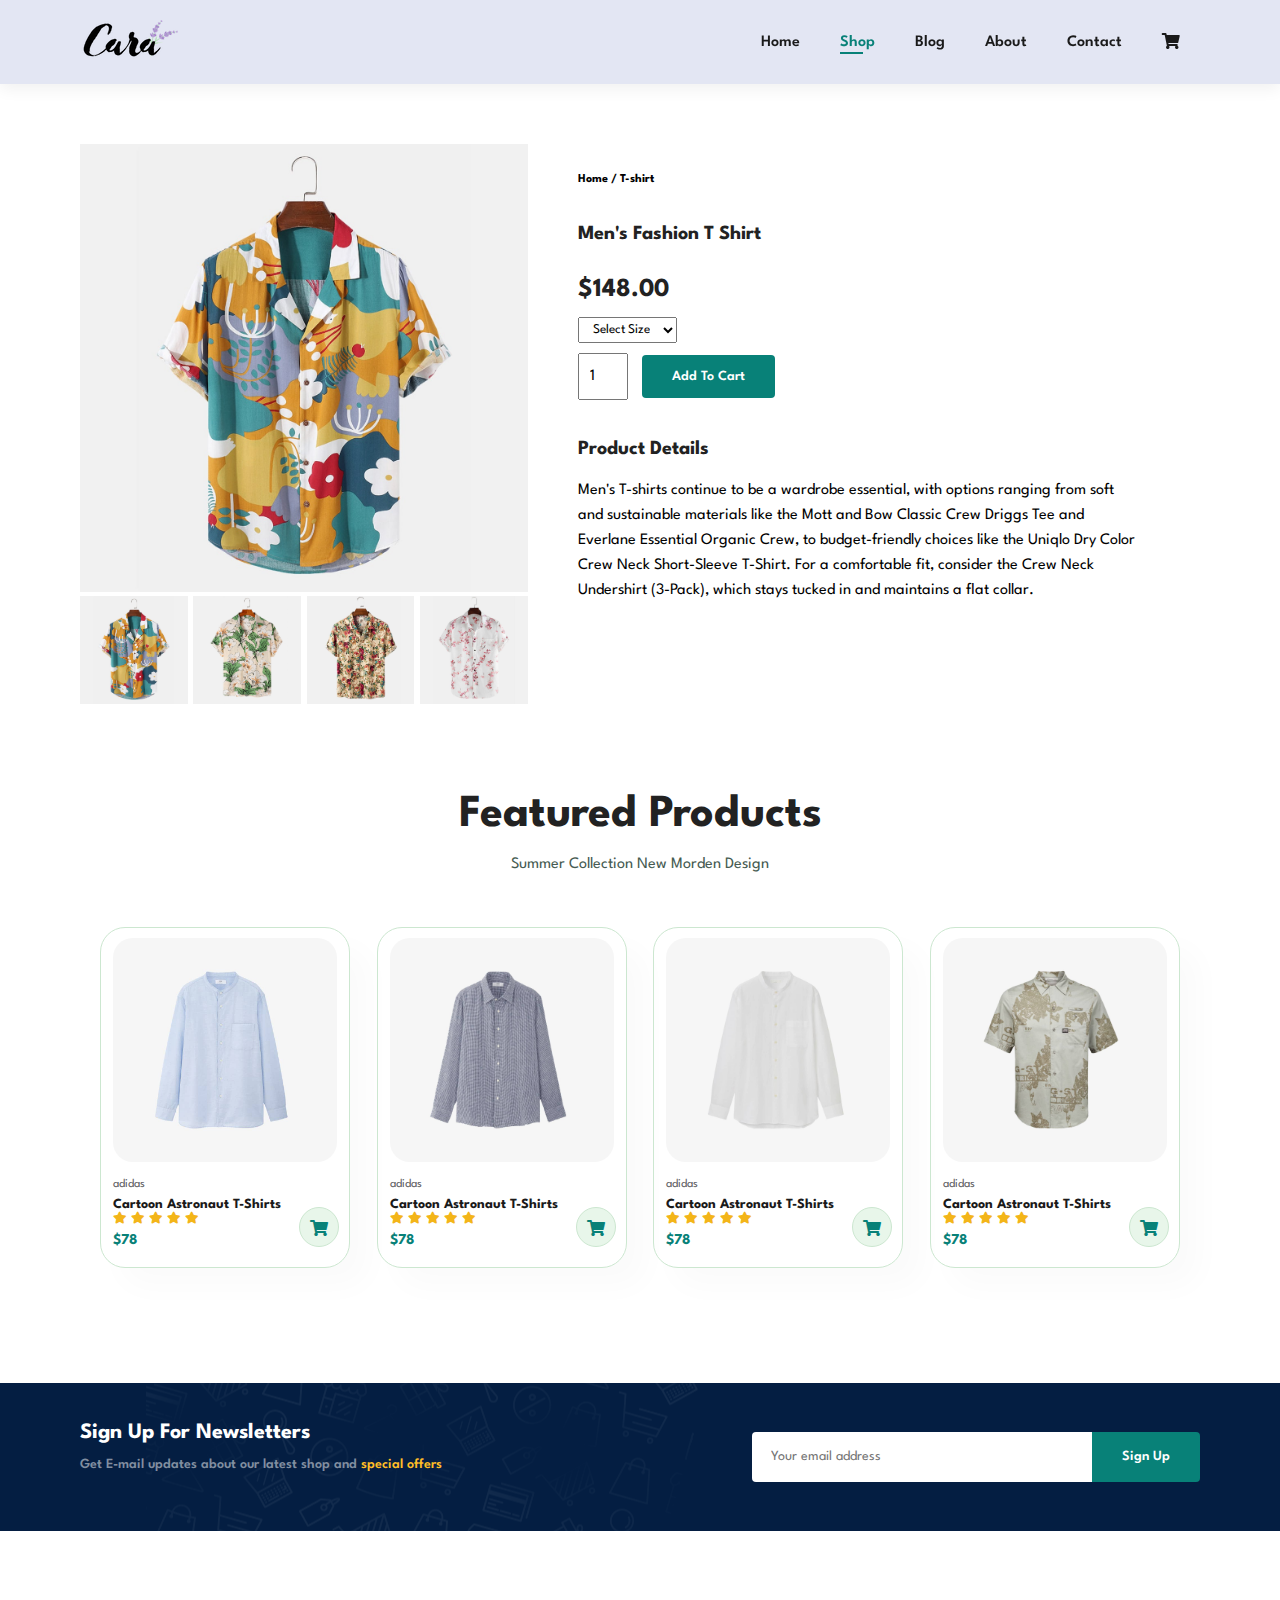
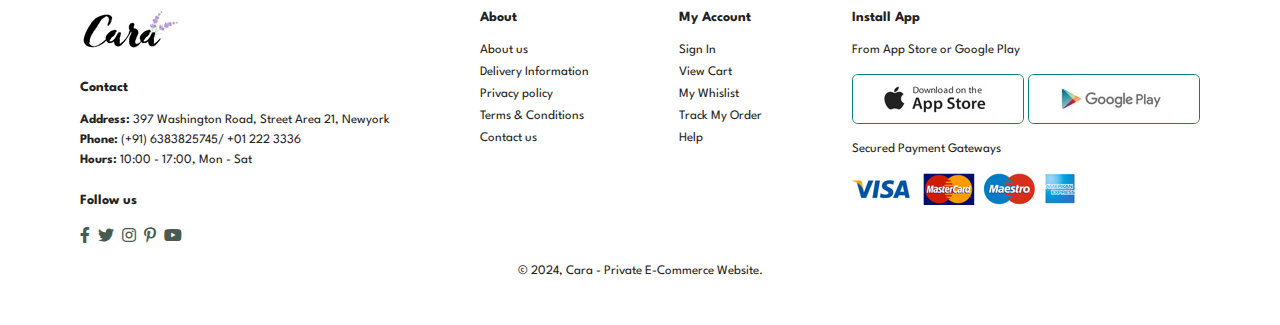
<file: singlepro.html>
<!DOCTYPE html>
<html lang="en">
<head>
    <meta charset="UTF-8">
    <meta name="viewport" content="width=device-width, initial-scale=1.0">
    <title>E-Commerce Website</title>
    <link rel="stylesheet" href="https://use.fontawesome.com/releases/v5.15.4/css/all.css"/>
    <link rel="stylesheet" href="style.css">
</head>
<body>
    
    <section id="header">
        <a href=""><img src="img/logo.png" alt="logo" class="logo"></a>
        <div>
            <ul id="navbar">
                <li><a href="index.html">Home</a></li>
                <li><a class="active" href="shop.html">Shop</a></li>
                <li><a href="blog.html">Blog</a></li>
                <li><a href="about.html">About</a></li>
                <li><a href="contact.html">Contact</a></li>
                <li><a id="lg-bag" href="cart.html"><i class="fas fa-shopping-cart"></i></a></li>
                <a href="#" id="close"><i class="fas fa-times"></i></a>
            </ul>
        </div>
        <div id="mobile">
            <a href="cart.html"><i class="fas fa-shopping-cart"></i></a>
            <i id="bar" class="fas fa-outdent"></i>
        </div>
    </section>

    <section id="product-details" class="section-p1">

        <div class="single-product-img">
            <img src="img/products/f1.jpg" alt="" id="MainImg" width="100%">
            <div class="small-img-group">
                <div class="img-col">
                    <img src="img/products/f1.jpg" alt="" class="SmallImg" class="small-img" width="100%">
                </div>
                <div class="img-col">
                    <img src="img/products/f2.jpg" alt="" class="SmallImg" class="small-img" width="100%">
                </div>
                <div class="img-col">
                    <img src="img/products/f3.jpg" alt="" class="SmallImg" class="small-img" width="100%">
                </div>
                <div class="img-col">
                    <img src="img/products/f4.jpg" alt="" class="SmallImg" class="small-img" width="100%">
                </div>
            </div>
        </div>

        <div class="single-product-details">
            <h6>Home / T-shirt</h6>
            <h4>Men's Fashion T Shirt </h4>
            <h2>$148.00</h2>
            <select>
                <option value="">Select Size</option>
                <option value="">XXL</option>
                <option value="">XL</option>
                <option value="">Large</option>
                <option value="">Medium</option>
                <option value="">Small</option>
            </select>
            <input type="number" value="1">
            <button class="normal">Add To Cart</button>
            <h4>Product Details</h4>
            <span>Men's T-shirts continue to be a wardrobe essential, with options ranging from soft and sustainable materials like the Mott and Bow Classic Crew Driggs Tee and Everlane Essential Organic Crew, to budget-friendly choices like the Uniqlo Dry Color Crew Neck Short-Sleeve T-Shirt. For a comfortable fit, consider the Crew Neck Undershirt (3-Pack), which stays tucked in and maintains a flat collar.</span>
        </div>
    </section>

    <section id="product" class="section-p1">
        <h2>Featured Products</h2>
        <p>Summer Collection New Morden Design</p>
        <div class="pro-container">
            <div class="pro">
                <img src="img/products/n1.jpg" alt="">
                <div class="description">
                    <span>adidas</span>
                    <h5>Cartoon Astronaut T-Shirts</h5>
                    <div class="star">
                        <i class="fas fa-star"></i>
                        <i class="fas fa-star"></i>
                        <i class="fas fa-star"></i>
                        <i class="fas fa-star"></i>
                        <i class="fas fa-star"></i>
                    </div>
                    <h4>$78</h4>
                </div>
                <a href="#"><i class="fas fa-shopping-cart cart"></i></a>
            </div>
            <div class="pro">
                <img src="img/products/n2.jpg" alt="">
                <div class="description">
                    <span>adidas</span>
                    <h5>Cartoon Astronaut T-Shirts</h5>
                    <div class="star">
                        <i class="fas fa-star"></i>
                        <i class="fas fa-star"></i>
                        <i class="fas fa-star"></i>
                        <i class="fas fa-star"></i>
                        <i class="fas fa-star"></i>
                    </div>
                    <h4>$78</h4>
                </div>
                <a href="#"><i class="fas fa-shopping-cart cart"></i></a>
            </div>
            <div class="pro">
                <img src="img/products/n3.jpg" alt="">
                <div class="description">
                    <span>adidas</span>
                    <h5>Cartoon Astronaut T-Shirts</h5>
                    <div class="star">
                        <i class="fas fa-star"></i>
                        <i class="fas fa-star"></i>
                        <i class="fas fa-star"></i>
                        <i class="fas fa-star"></i>
                        <i class="fas fa-star"></i>
                    </div>
                    <h4>$78</h4>
                </div>
                <a href="#"><i class="fas fa-shopping-cart cart"></i></a>
            </div>
            <div class="pro">
                <img src="img/products/n4.jpg" alt="">
                <div class="description">
                    <span>adidas</span>
                    <h5>Cartoon Astronaut T-Shirts</h5>
                    <div class="star">
                        <i class="fas fa-star"></i>
                        <i class="fas fa-star"></i>
                        <i class="fas fa-star"></i>
                        <i class="fas fa-star"></i>
                        <i class="fas fa-star"></i>
                    </div>
                    <h4>$78</h4>
                </div>
                <a href="#"><i class="fas fa-shopping-cart cart"></i></a>
            </div>
        </div>
    </section>

    <section id="newsletter" class="section-p1 section-m1">
        <div class="newstext">
            <h4>Sign Up For Newsletters</h4>
            <p>Get E-mail updates about our latest shop and <span>special offers</span></p>
        </div>
        <div class="form">
            <input type="text" placeholder="Your email address">
            <button class="normal">Sign Up</button>
        </div>
    </section>

    <footer class="section-p1">
        <div class="col">
            <img class="logo" src="img/logo.png" alt="">
            <h4>Contact</h4>
            <p><strong>Address: </strong> 397 Washington Road, Street Area 21, Newyork</p>
            <p><strong>Phone: </strong> (+91) 6383825745/ +01 222 3336</p>
            <p><strong>Hours: </strong> 10:00 - 17:00, Mon - Sat</p>
            <div class="follow">
                <h4>Follow us</h4>
                <div class="icon">
                    <i class="fab fa-facebook-f"></i>
                    <i class="fab fa-twitter"></i>
                    <i class="fab fa-instagram"></i>
                    <i class="fab fa-pinterest-p"></i>
                    <i class="fab fa-youtube"></i>
                </div>
            </div>
        </div>
        <div class="col">
            <h4>About</h4>
            <a href="#">About us</a>
            <a href="#">Delivery Information</a>
            <a href="#">Privacy policy</a>
            <a href="#">Terms & Conditions</a>
            <a href="#">Contact us</a>
        </div>
        <div class="col">
            <h4>My Account</h4>
            <a href="#">Sign In</a>
            <a href="#">View Cart</a>
            <a href="#">My Whislist</a>
            <a href="#">Track My Order</a>
            <a href="#">Help</a>
        </div>
        <div class="col install">
            <h4>Install App</h4>
            <p>From App Store or Google Play</p>
            <div class="row">
                <img src="img/pay/app.jpg" alt="">
                <img src="img/pay/play.jpg" alt="">
            </div>
            <p>Secured Payment Gateways</p>
            <img src="img/pay/pay.png" alt="">
        </div>

        <div class="copyright">
            <p>&copy; 2024, Cara - Private E-Commerce Website.</p>
        </div>
    </footer>


    <script>
        var mainImage = document.getElementById("MainImg");
        var smallImage = document.getElementsByClassName("SmallImg");

        smallImage[0].onclick = function(){
            mainImage.src = smallImage[0].src;
        }

        smallImage[1].onclick = function(){
            mainImage.src = smallImage[1].src;
        }

        smallImage[2].onclick = function(){
            mainImage.src = smallImage[2].src;
        }

        smallImage[3].onclick = function(){
            mainImage.src = smallImage[3].src;
        }

    </script>
</body>
</html>
</file>
<file: style.css>
@import url("https://fonts.googleapis.com/css2?family=Spartan:wght@100;200;300;400;500;600;700;800;900&display=swap");

* {
    margin: 0;
    padding: 0;
    box-sizing: border-box;
    font-family: "Spartan", sans-serif;
  }
  
html {
  scroll-behavior: smooth;
}
  
h1 {
  font-size: 50px;
  line-height: 64px;
  color: #222;
}
  
h2 {
  font-size: 46px;
  line-height: 54px;
  color: #222;
}

h4 {
  font-size: 20px;
  color: #222;
}
  
h6 {
  font-weight: 700;
  font-size: 12px;
}
  
p {
  font-size: 16px;
  color: #465b52;
  margin: 15px 0 20px 0;
}
  
.section-p1 {
  padding: 40px 80px;
}
  
.section-m1 {
  margin: 40px 0;
}

button.normal{  /* if we use both the tag name and class name of the same tag continously we don't give gap between them. */
  font-size: 14px;
  font-weight: 600;
  padding: 15px 30px;
  color: #000;
  background-color: #fff;
  border-radius: 4px;
  cursor: pointer;
  border: none;
  outline: none;
  transition: 0.2s;
}
  
body {
  width: 100%;
}

#header{
  display: flex;
  justify-content: space-between;
  align-items: center;
  padding: 20px 80px;
  background-color: #E3E6F3;
  box-shadow: 0px 5px 15px rgba(0, 0, 0, 0.06);
  position: sticky;
  top: 0;
  left: 0;
  z-index: 999;
}

#navbar{
  display: flex;
  justify-content: center;
  align-items: center;
}

#navbar li{
  list-style: none;
  padding: 0 20px;
  position: relative;
}

#navbar li a{
  text-decoration: none;
  font-size: 16px;
  font-weight: 600;
  color: #1a1a1a;
  transition: 0.3s ease;
}

#navbar li a:hover,
#navbar li a.active{
  color: #088178;
}

#navbar li a.active::after,
#navbar li a:hover::after{
  content: "";
  width: 30%;
  height: 2px;
  background-color: #088178;
  position: absolute;
  bottom: -4px;
  left: 20px;
}

#mobile{
  display: none;
  align-items: center;
}

#close{
  display: none;
}

#hero{
  background-image: url(img/hero4.png);
  height: 90vh;
  width: 100%;
  background-size: cover;
  background-position: top 25% right 0;
  padding: 0 80px;
  display: flex;
  flex-direction: column;
  justify-content: center;
  align-items: flex-start;
}

#hero h4{
  padding-bottom: 15px;
}

#hero h1{
  color: #088178;
}

#hero button{
  background-image: url("img/button.png");
  background-repeat: no-repeat;
  background-color: transparent;
  border: none;
  color: #088178;
  padding: 14px 80px 14px 65px;
  font-size: 15px;
  font-weight: 700;
  cursor: pointer;
}

#features{
  display: flex;
  justify-content: space-between;
  flex-wrap: wrap;
}

#features .fe-box{
  width: 180px;
  text-align: center;
  padding: 25px 15px;
  box-shadow: 20px 20px 34px rgba(0, 0, 0, 0.03);
  border: 1px solid #cce7d0;
  border-radius: 4px;
  margin: 15px 0;
}

#features .fe-box:hover{
  box-shadow: 10px 10px 54px rgba(70, 62, 221, 0.1);
}

#features .fe-box img{
  width: 100%;
  margin-bottom: 10px;
}

#features .fe-box h6{
  display: inline-block; 
  padding: 9px 8px 6px 8px;
  line-height: 1;
  border-radius: 4px;
  color: #088178;
  background-color: #fddde4;
}

#features .fe-box:nth-child(2) h6{
  background-color: #cdebbc;
}

#features .fe-box:nth-child(3) h6{
  background-color: #d1e8f2;
}

#features .fe-box:nth-child(4) h6{
  background-color: #cdd4f8;
}

#features .fe-box:nth-child(5) h6{
  background-color: #f6dbf6;
}

#features .fe-box:nth-child(6) h6{
  background-color: #fff2e5; 
}

#product{
  text-align: center;
}

#product .pro-container{
  display: flex;
  justify-content: space-between;
  padding: 20px;
  flex-wrap: wrap;
}

#product .pro{
  width: 23%;
  min-width: 250px;
  padding: 10px 12px;
  border: 1px solid #cce7d0;
  border-radius: 25px;
  cursor: pointer;
  box-shadow: 20px 20px 30px rgba(0, 0, 0, 0.02);
  margin: 15px 0;
  transition: 0.2s ease;
  position: relative;
}

#product .pro:hover{
  box-shadow: 20px 20px 30px rgba(0, 0, 0, 0.06);
}

#product .pro img{
  width: 100%;
  border-radius: 20px;
}

#product .pro .description{
  text-align: start;
  padding: 10px 0;
}

#product .pro .description span{
  color: #606063;
  font-size: 12px;
}

#product .pro .description h5{
  padding-top: 7px;
  color: #1a1a1a;
  font-size: 14px;
}
#product .pro .description i{
  font-size: 12px;
  color: rgb(243, 181, 25);
}

#product .pro .description h4{
  padding-top: 7px;
  font-size: 15px;
  font-weight: 700;
  color: #088178;
}

#product .pro a .cart{
  width: 40px;
  height: 40px;
  line-height: 40px;
  border-radius: 50px;
  background-color: #e8f6ea;
  color: #088178;
  border: 1px solid #cce7d0;
  position: absolute;
  bottom: 20px;
  right: 10px;
}

#banner{
  display: flex;
  flex-direction: column;
  justify-content: center;
  align-items: center;
  text-align: center;
  background-image: url("img/banner/b2.jpg");
  background-size: cover;
  background-position: center;
  width: 100%;
  height: 40vh;
}

#banner h4{
  color: #fff;
  font-size: 16px;
}

#banner h2{
  color: #fff;
  font-size: 30px;
  padding: 10px 0;
}

#banner h2 span{
  color: #ef3636;
}

#banner button:hover{
  background-color: #ef3636;
  color:#fff;
}

#sm-banner{
  display: flex;
  justify-content: space-between;
  flex-wrap: wrap;
}

#sm-banner .banner-box{
  display: flex;
  flex-direction: column;
  justify-content: center;
  align-items: flex-start;
  background-image: url("img/banner/b17.jpg");
  background-size: cover;
  background-position: center;
  min-width: 580px;
  height: 50vh;
  padding: 30px;
}

#sm-banner .banner-box2{
  background-image: url("img/banner/b10.jpg");
}

#sm-banner h4{
  color: #fff;
  font-size: 20px;
  font-weight: 300;
}

#sm-banner h2{
  color: #fff;
  font-size: 28px;
  font-weight: 800;
}

#sm-banner span{
  color: #fff;
  font-size: 14px;
  font-weight: 500;
  padding-bottom: 15px;
}

#sm-banner .banner-box button.white{
  font-size: 13px;
  font-weight: 600;
  padding: 11px 18px;
  color: #fff;
  background-color: transparent;
  cursor: pointer;
  border: 1px solid #fff;
  outline: none;
  transition: 0.2s;
}

#sm-banner .banner-box:hover button{
  background-color: #088178;
  border: 1px solid #088178;
}

#banner3{
  display: flex;
  justify-content: space-between;
  flex-wrap: wrap;
  padding: 0 80px;
}

#banner3 .banner-box{
  display: flex;
  flex-direction: column;
  justify-content: center;
  align-items: flex-start;
  background-image: url("img/banner/b7.jpg");
  background-size: cover;
  background-position: center;
  min-width: 30%;
  height: 30vh;
  padding: 20px;
  margin-bottom: 20px;
}

#banner3 .banner-box2a{
  background-image: url("img/banner/b4.jpg");
}

#banner3 .banner-box3a{
  background-image: url("img/banner/b18.jpg");
}

#banner3 h2{
  color: #fff;
  font-weight: 900;
  font-size: 22px;
}

#banner3 h3{
  color: #ec544e;
  font-weight: 800;
  font-size: 15px;
}

#newsletter{
  display: flex;
  justify-content: space-between;
  flex-wrap: wrap;
  align-items: center;
  background-image: url("img/banner/b14.png");
  background-repeat: no-repeat;
  background-position: 20% 30%;
  background-color: #041e42;
}

#newsletter h4{
  font-size: 22px;
  font-weight: 700;
  color: #fff;
}

#newsletter p{
  font-size: 14px;
  font-weight: 600;
  color: #818ea0;
}

#newsletter p span{
  color: #ffbd27;
}

#newsletter .form{
  display: flex;
  width: 40%;

}

#newsletter input{
  height: 3.125rem;
  padding: 0 1.25em;
  font-size: 14px;
  width: 100%;
  border: 1px solid transparent;
  border-radius: 4px;
  outline: none;
  border-top-right-radius: 0;
  border-bottom-right-radius: 0;
}


#newsletter button{
  background-color: #088178;
  color: #fff;
  white-space: nowrap;
  border-top-left-radius: 0;
  border-bottom-left-radius: 0;
}

footer{
  display: flex;
  justify-content: space-between;
  flex-wrap: wrap;
}

footer .col{
  display: flex;
  flex-direction: column;
  align-items: flex-start;
  margin-bottom: 20px;
}

footer .logo{
  margin-bottom: 30px;
}

footer h4{
  font-size: 14px;
  padding-bottom: 20px;
}

footer p{
  font-size: 13px;
  margin: 0 0 8px 0;
  color: #222;
}

footer a{
  font-size: 13px;
  text-decoration: none;
  color: #222;
  margin-bottom: 10px;
}

footer .follow{
  margin-top: 20px;
}

footer .follow i{
  color: #465b52;
  padding-right: 4px;
  cursor: pointer;
}

footer .install .row img{
  border: 1px solid #088178;
  border-radius: 6px;
}

footer .install img{
  margin: 10px 0 15px 0;
}

footer .follow i:hover,
footer a:hover{
  color: #088178;
}

footer .copyright{
  width: 100%;
  text-align: center;
}

/* -----Basic index file styling is finished-----  */



/* Shop page styling will be done below */

#page-header{
  background-image: url(img/banner/b1.jpg);
  background-size: cover;
  width: 100%;
  height: 40vh;
  display: flex;
  flex-direction: column;
  justify-content: center;
  text-align: center;
  padding: 14px;
}

#page-header h2{
  color: #fff;
}
#page-header p{
  color: #fff;
}

#page{
  text-align: center;
}

#page a{
  text-decoration: none;
  background-color: #088178;
  padding: 15px 20px;
  border-radius: 4px;
  color: #fff;
  font-weight: 600;
}

#page a i{
  font-size: 16px;
  font-weight: 600;
}



/* Shop page single product images styling will be done below */


#product-details{
  display: flex;
  margin-top: 20px;
}

#product-details .single-product-img{
  width: 40%;
  margin-right: 50px;
}

.small-img-group{
  display: flex;
  justify-content: space-between;
}

.img-col{
  flex-basis: 24%;
  cursor: pointer;
}

#product-details .single-product-details{
  width: 50%;
  padding-top: 30px;
}

#product-details .single-product-details h4{
  padding: 40px 0 20px 0;
}

#product-details .single-product-details h2{
  font-size: 26px;
}

#product-details .single-product-details select{
  padding: 5px 10px;
  display: block;
  margin-bottom: 10px;
}

#product-details .single-product-details input{
  width: 50px;
  height: 47px;
  font-size: 16px;
  padding-left: 10px;
  margin-right: 10px;
}

#product-details .single-product-details input:focus{
  outline: none;
}

#product-details .single-product-details button{
  background-color: #088178;
  color: #fff;
}

#product-details .single-product-details span{
  line-height: 25px;
}


/* Blog page styling are done below */

#page-header.blog-header{
  background-image: url(img/banner/b19.jpg);
}

#blog{
  padding: 150px 150px 0 150px;
}

#blog .blog-box{
  display: flex;
  align-items: center;
  width: 100%;
  position: relative;
  padding-bottom: 90px;
}

#blog .blog-img{
  width: 50%;
  margin-right: 40px;
}

#blog img{
  width: 100%;
  height: 300px;
  object-fit: cover;
}

#blog .blog-details{
  width: 50%;
}

#blog .blog-details a{
  text-decoration: none;
  font-size: 11px;
  color: #000;
  font-weight: 700;
  position: relative;
  transition: 0.3s;
}

#blog .blog-details a::after{
  content: "";
  width: 50px;
  height: 2px;
  background-color: #000;
  position: absolute;
  top: 4px;
  right: -60px;
}

#blog .blog-details a:hover{
  color: #088178;
}

#blog .blog-details a:hover::after{
  background-color: #088178;
}

#blog .blog-box h1{
  position: absolute;
  top: -40px;
  left: 0;
  font-size: 70px;
  font-weight: 700;
  color: #c9cbce;
  z-index: -1;
}


/* About page styling were done below */

#page-header.about-header{
  background-image: url(img/about/banner.png);
}

#about-head{
  display: flex;
  align-items: center;
}
#about-head img{
  width: 50%;
  height: auto;
}
#about-head div{
  padding-left: 40px;
}

#about-app{
  text-align: center;
}

#about-app .video1{
  width: 70%;
  height: 100%;
  margin: 30px auto 0 auto;
}

#about-app .video1 video{
  width: 100%;
  height: 100%;
  border-radius: 20px;
}

/* Contact page styling were done below */

#contact-details{
  display: flex;
  justify-content: space-between;
  align-items: center;
}

#contact-details .details{
  width: 40%;
}

#contact-details .details span{
  font-size: 12px;
}

#contact-details .details h2{
  font-size: 26px;
  line-height: 35px;
  padding: 20px 0;
}

#contact-details .details h3{
  font-size: 16px;
  padding-bottom: 15px;
}

#contact-details .details li{
  list-style: none;
  display: flex;
  padding: 10px 0;
}

#contact-details .details li i{
  font-size: 14px;
  padding-right: 22px;
}

#contact-details .details li p{
  margin: 0;
  font-size: 14px;
}

#contact-details .map{
  width: 55%;
  height: 400px;
}

#contact-details .map iframe{
  width: 100%;
  height: 100%;
}

#form-details{
  display: flex;
  justify-content: space-between;
  margin: 30px;
  padding: 80px;
  border: 1px solid #e1e1e1;
}

#form-details form{
  width: 65%;
  display: flex;
  flex-direction: column;
  align-items: flex-start;
}

#form-details form span{
  font-size: 12px;
}

#form-details form h2{
  font-size: 26px;
  line-height: 35px;
  padding: 20px 0;
}

#form-details form input,
#form-details form textarea{
  width: 100%;
  padding: 12px 15px;
  outline: none;
  margin-bottom: 20px;
  border: 1px solid #e1e1e1;
}

#form-details form button{
  background-color: #088178;
  color: #fff;
}

#form-details .people div{
  padding-bottom: 25px;
  display: flex;
  align-items: flex-start;
}

#form-details .people div img{
  width: 65px;
  height: 65px;
  object-fit: cover;
  margin-right: 15px;
}

#form-details .people div p{
  margin: 0;
  font-size: 13px;
  line-height: 25px;
}

#form-details .people div p span{
  display: block;
  font-size: 16px;
  font-weight: 600;
  color: #000;
}

/* Cart page styling were done below  */

#cart{
  overflow-x: auto; /* Here, the overflow property is used to slide the table in the medium and small screen device. */
}

#cart table{
  width: 100%;
  border-collapse: collapse;
  table-layout: fixed;
  white-space: nowrap;
}

#cart table img{
  width: 70px;
}

#cart table td:nth-child(1){
  width: 100px;
  text-align: center;
}

#cart table td:nth-child(2){
  width: 150px;
  text-align: center;
}

#cart table td:nth-child(3){
  width: 250px;
  text-align: center;
}

#cart table td:nth-child(4),
#cart table td:nth-child(5),
#cart table td:nth-child(6){
  width: 150px;
  text-align: center;
}

#cart table td:nth-child(5) input{
  width: 70px;
  padding: 10px 5px 10px 15px;
}

#cart table thead{
  border: 1px solid #e2e9e1;
  border-left: none;
  border-right: none;
}

#cart table thead td{
  font-weight: 700;
  text-transform: uppercase;
  font-size: 13px;
  padding: 18px 0;
}

#cart table tbody tr td{
  padding-top: 15px;
}

#cart table tbody td{
  font-size: 13px;
}

#cart-add{
  display: flex;
  flex-wrap: wrap;
  justify-content: space-between;
}

#coupon{
  width: 50%;
  margin-bottom: 30px;
}

#coupon h3,
#subtotal h3{
  margin-bottom: 15px;
}

#coupon input{
  padding: 10px 20px;
  outline: none;
  width: 60%;
  margin-right: 10px;
  border: 1px solid #e2e9e1;
}

#coupon button,
#subtotal button{
  background-color: #088178;
  color: #fff;
  padding: 12px 20px;
}

#subtotal{
  width: 50%;
  margin-bottom: 30px;
  border: 1px solid #e2e9e1;
  padding: 30px;
}

#subtotal table{
  border-collapse: collapse;
  width: 100%;
  margin-bottom: 20px;
}

#subtotal table td{
  width: 50%;
  border: 1px solid #e2e9e1;
  padding: 10px;
  font-size: 13px;
}





















/* Media queries for I-PAD Screen(Medium Screen) */

@media (max-width:799px)
{
  .section-p1{
    padding: 40px;
  }
  #navbar{
    display: flex;
    flex-direction: column;
    justify-content: flex-start;
    align-items: flex-start;
    position: fixed;
    top: 0;
    right: -300px;
    height: 100vh;
    width: 300px;
    background-color: #E3E6F3;
    box-shadow: 0 40px 60px rgba(0, 0, 0, 0.1);
    padding: 80px 0 0 10px;
    transition: 0.3s;
  }
  #navbar.active{
    right: 0px;
  }
  #navbar li{
    margin-bottom: 25px;
  }
  #mobile{
    display: flex;
    align-items: center;
  }
  #mobile i{
    color: #1a1a1a;
    font-size: 24px;
    padding-left: 20px; 
  }
  #close{
    display: initial;  /* This is for responsive see above id css */
    position: absolute;
    top: 30px;
    left: 30px;
    color: #222;
    font-size: 24px;
  }
  #lg-bag{
    display: none;
  }
  #hero{
    height: 70vh;
    padding: 0 80px;
    background-position: top 30% right 30%;
  }
  #features{
    justify-content: center;
  }
  #features .fe-box{
    margin: 15px;
  }
  #product .pro-container{
    justify-content: center;
  }
  #product .pro{
    margin: 15px;
  }
  #banner {
    height: 20vh;
  }
  #sm-banner .banner-box {
    min-width: 100%;
    height: 30vh;
  }
  #banner3 {
    padding: 0 40px;
  }
  #banner3 .banner-box{
    width: 28%;
  }
  #newsletter .form{
    width: 70%;
  }

  /* Contact page styling were done below */

  #form-details{
    padding: 40px;
  }

  #form-details form{
    width: 50%;
  }
}




/* Media queries for MOBILE Screen(Small Screen)*/

@media (max-width:477px) {
  #header{
    padding: 10px 30px;
  }
  .section-p1{
    padding: 20px;
  }
  h1{
    font-size: 38px;
  }
  h2{
    font-size: 32px;
  }
  #hero{
    padding: 0 20px;
    background-position: 60%;
  }
  #features{
    justify-content: center;
  }
  #features .fe-box{
    width: 160px;
    margin: 0 0 15px 0;
  }
  #product .pro {
    width: 100%;
  }
  #banner {
    height: 40vh;
  }
  #sm-banner .banner-box {
    height: 40vh;
  }
  #sm-banner .banner-box2 {
    margin-top: 20px;
  }
  #banner3 {
    padding: 0 20px;
  }
  #banner3 .banner-box{
    width: 100%;
  }
  #newsletter{
    padding: 40px 20px;
  }
  #newsletter .form{
    width: 100%;
  }
  footer .copyright{
    text-align: start;
  }

  /* Single Product image Styling below */

  #product-details {
    display: flex;
    flex-direction: column;
  }

  #product-details .single-product-img {
    width: 100%;
    margin-right: 0px;
  }
  #product-details .single-product-details {
    width: 100%;
  }

  /* Blog page styling below */

  #blog .blog-box{
    display: flex;
    flex-direction: column;
    align-items: flex-start;
  }

  #blog{
    padding: 100px 20px 0 20px;
  }

  #blog .blog-img{
    width: 100%;
    margin-right: 0;
    margin-bottom: 30px;
  }

  #blog .blog-details{
    width: 100%;
  }

  /* About page styling were done below  */

  #about-head{
    flex-direction: column;
  }

  #about-head img{
    width: 100%;
    margin-bottom: 20px;
  }

  #about-head div{
    padding-left: 0px;
  }

  #about-app .video1{
    width: 100%;
  }

    /* Contact page styling were done below */

  #contact-details{
    flex-direction: column;
  }  

  #contact-details .details{
    width: 100%;
    margin-bottom: 30px;
  }

  #contact-details .map{
    width: 100%;
  }

  #form-details{
    margin: 10px;
    padding: 30px 10px;
    flex-wrap: wrap;
  }

  #form-details form{
    width: 100%;
    margin-bottom: 30px;
  }

  /* Cart page styling were done */

  #cart-add{
    flex-direction: column;
  }

  #coupon{
    width: 100%;
  }

  #subtotal{
    width: 100%;
    padding: 20px;
  }

}
</file>
